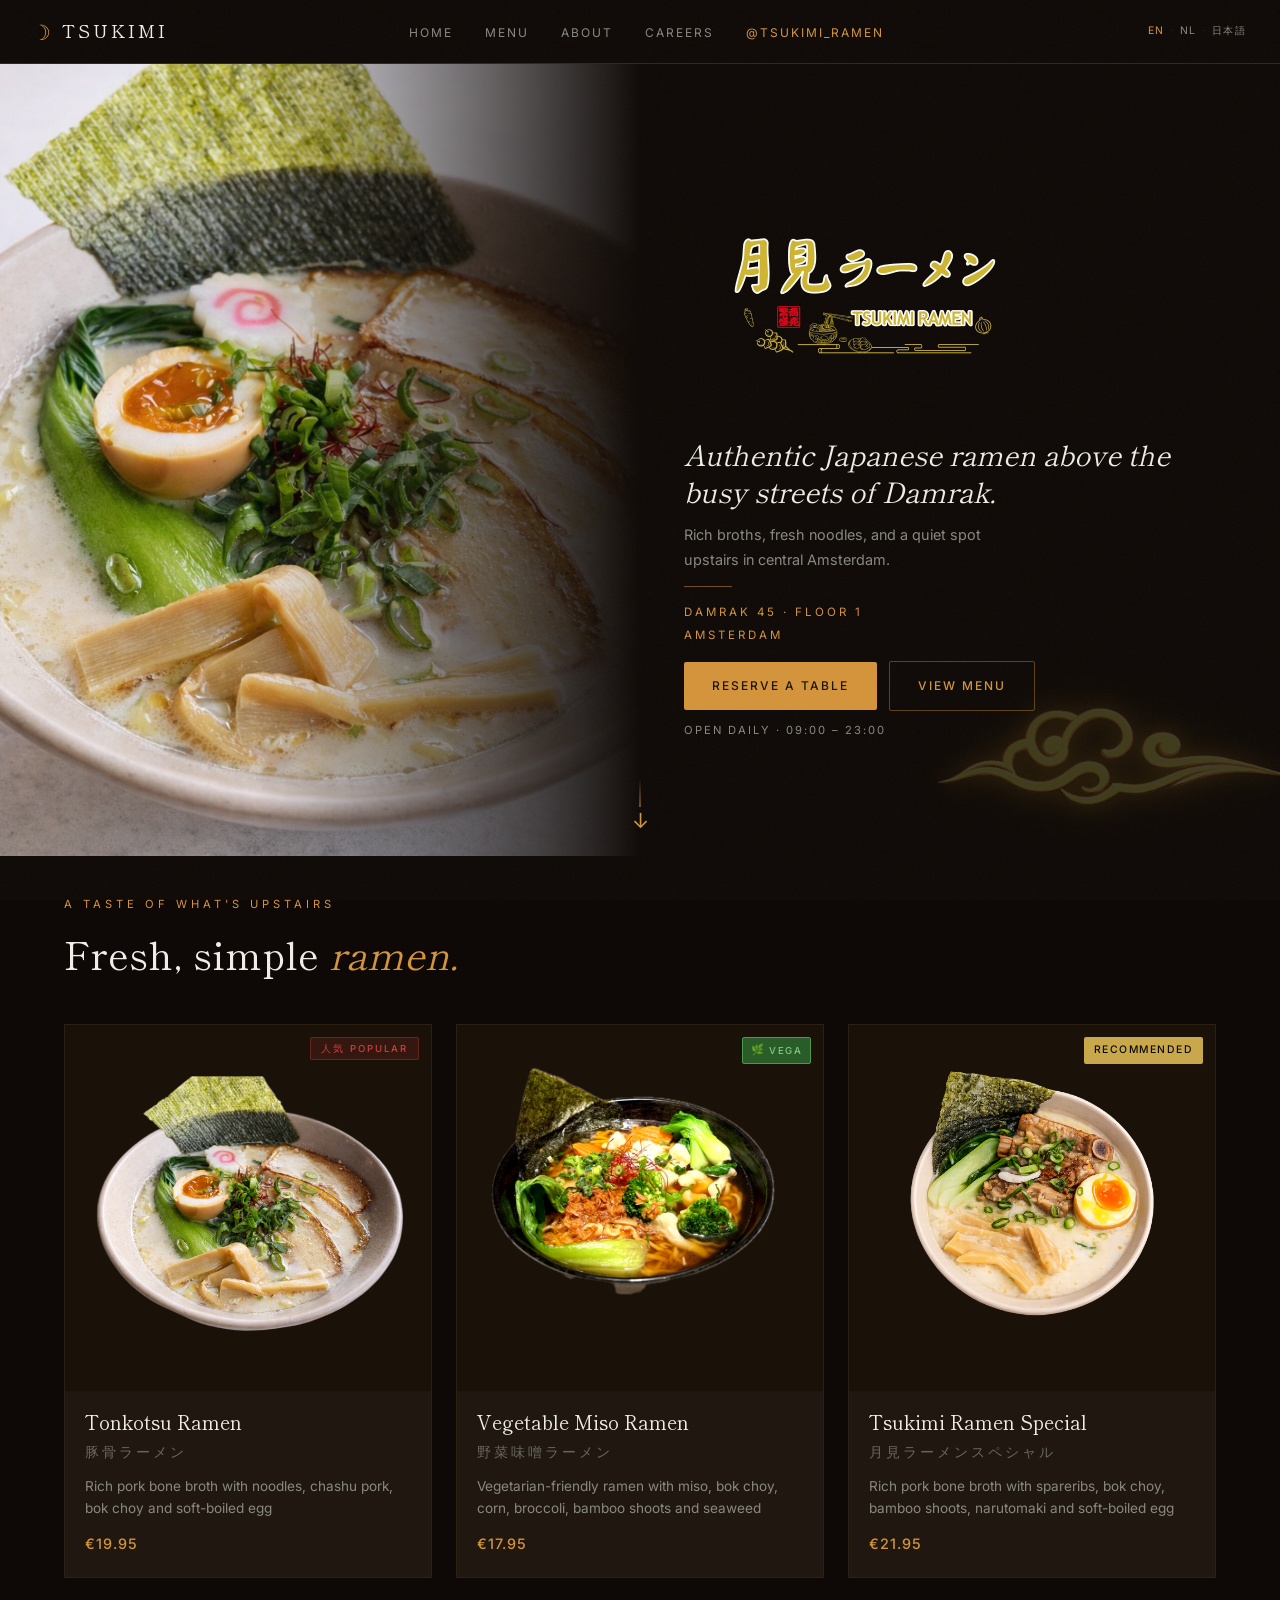
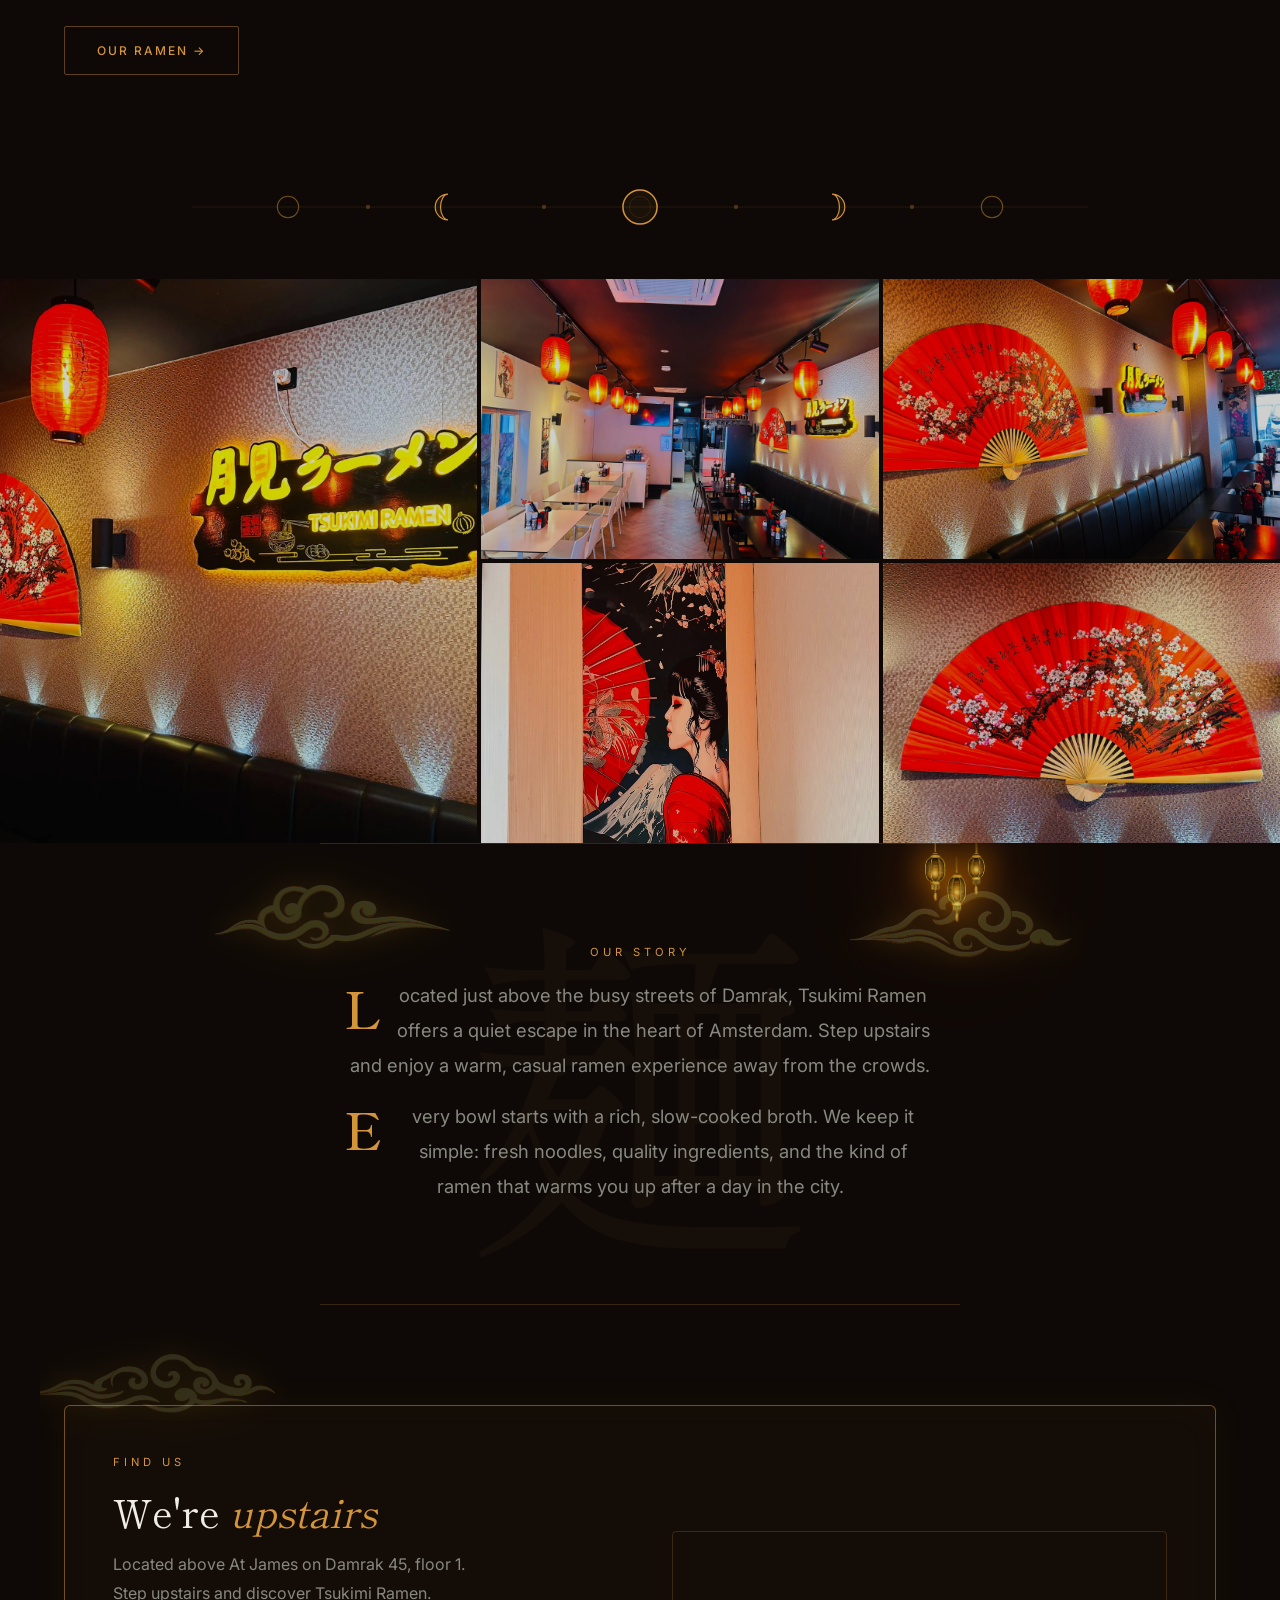
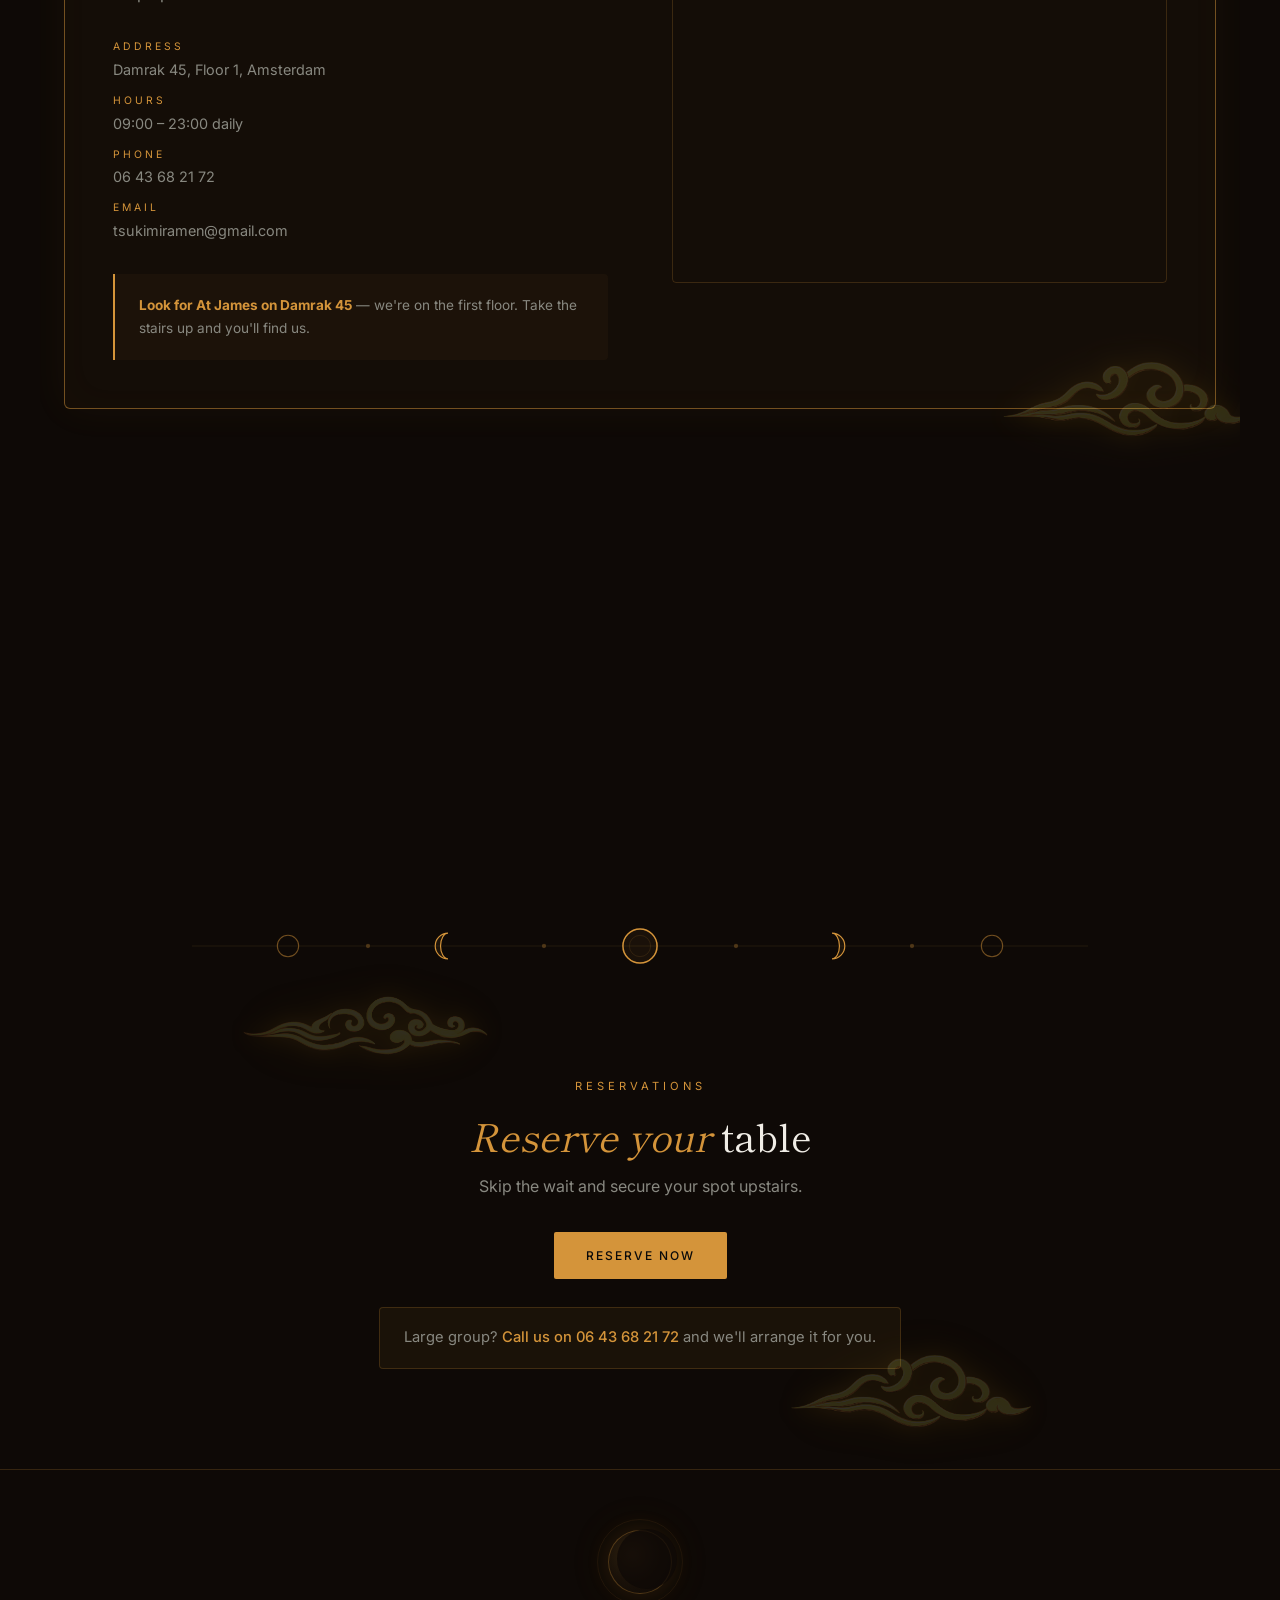
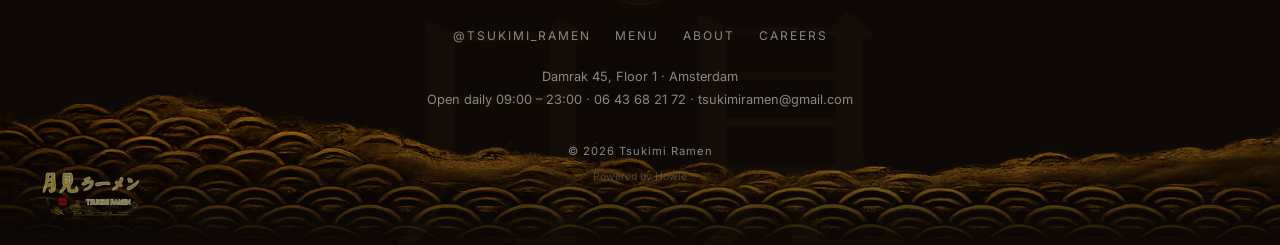
<file: index.html>
<!DOCTYPE html>
<html lang="en">
<head>
  <meta charset="UTF-8">
  <meta name="viewport" content="width=device-width, initial-scale=1.0">
  <title>Tsukimi Ramen — Authentic Japanese Ramen in Amsterdam</title>
  <meta name="description" content="Authentic Japanese ramen above the busy streets of Damrak. Fresh broths, handmade noodles, and a cosy spot upstairs at Damrak 45, Floor 1, Amsterdam. Open daily 09:00–23:00.">
  <meta name="keywords" content="ramen Amsterdam, Japanese restaurant Amsterdam, Tsukimi Ramen, Damrak ramen, tonkotsu ramen, ramen Centrum Amsterdam">
  <meta name="robots" content="index, follow">
  <link rel="canonical" href="https://tsukimi-ramen.com/">
  <link rel="icon" type="image/x-icon" href="/images/favicon.ico?v=2">
  <link rel="icon" type="image/png" sizes="32x32" href="/images/favicon-32x32.png?v=2">
  <link rel="icon" type="image/png" sizes="16x16" href="/images/favicon-16x16.png?v=2">
  <link rel="apple-touch-icon" sizes="180x180" href="/images/apple-touch-icon.png?v=2">

  <!-- Open Graph -->
  <meta property="og:type" content="website">
  <meta property="og:url" content="https://tsukimi-ramen.com/">
  <meta property="og:title" content="Tsukimi Ramen — Authentic Japanese Ramen in Amsterdam">
  <meta property="og:description" content="Fresh broths, handmade noodles, and a cosy spot upstairs at Damrak 45, Floor 1, Amsterdam. Open daily 09:00–23:00.">
  <meta property="og:image" content="https://tsukimi-ramen.com/tsukimifotos/tsukimiramen-sfeer-2.jpg">
  <meta property="og:locale" content="en_US">
  <meta property="og:locale:alternate" content="nl_NL">
  <meta property="og:site_name" content="Tsukimi Ramen">

  <!-- Twitter Card -->
  <meta name="twitter:card" content="summary_large_image">
  <meta name="twitter:title" content="Tsukimi Ramen — Authentic Japanese Ramen in Amsterdam">
  <meta name="twitter:description" content="Fresh broths, handmade noodles, and a cosy spot upstairs at Damrak 45, Floor 1, Amsterdam.">
  <meta name="twitter:image" content="https://tsukimi-ramen.com/tsukimifotos/tsukimiramen-sfeer-2.jpg">


  <!-- JSON-LD Restaurant Schema -->
  <script type="application/ld+json">
  {
    "@context": "https://schema.org",
    "@type": "Restaurant",
    "name": "Tsukimi Ramen",
    "url": "https://tsukimi-ramen.com",
    "logo": "https://tsukimi-ramen.com/images/tsukimi_ramen_logo_transparant.png",
    "image": "https://tsukimi-ramen.com/tsukimifotos/tsukimiramen-sfeer-2.jpg",
    "description": "Authentic Japanese ramen above the busy streets of Damrak. Fresh broths, handmade noodles, and a cosy spot on the first floor.",
    "servesCuisine": ["Japanese", "Ramen"],
    "priceRange": "€€",
    "telephone": "+31643682172",
    "email": "tsukimiramen@gmail.com",
    "address": {
      "@type": "PostalAddress",
      "streetAddress": "Damrak 45, Floor 1",
      "addressLocality": "Amsterdam",
      "postalCode": "1012 LK",
      "addressCountry": "NL"
    },
    "geo": {
      "@type": "GeoCoordinates",
      "latitude": 52.376032,
      "longitude": 4.892776
    },
    "openingHoursSpecification": [
      {
        "@type": "OpeningHoursSpecification",
        "dayOfWeek": ["Monday","Tuesday","Wednesday","Thursday","Friday","Saturday","Sunday"],
        "opens": "09:00",
        "closes": "23:00"
      }
    ],
    "sameAs": ["https://www.instagram.com/tsukimi_ramen"]
  }
  </script>
  <link rel="stylesheet" href="css/style.css">
</head>
<body>

  <!-- NAV -->
  <nav class="site-nav">
    <a href="/" class="nav-logo"><span>☽</span> Tsukimi</a>
    <button class="hamburger" id="nav-toggle-btn" aria-label="Menu"><span class="bar"></span><span class="bar"></span><span class="bar"></span></button>
    <ul class="nav-links">
      <li><a href="/" data-i18n="nav.home">Home</a></li>
      <li><a href="/menu" data-i18n="nav.menu">Menu</a></li>
      <li><a href="/about" data-i18n="nav.about">About</a></li>
      <li><a href="/careers" data-i18n="nav.careers">Vacatures</a></li>
      <li><a href="https://www.instagram.com/tsukimi_ramen" target="_blank" rel="noopener" class="nav-instagram">@tsukimi_ramen</a></li>
    </ul>
    <div class="lang-switcher">
      <button data-lang="en">EN</button>
      <span class="lang-dot">·</span>
      <button data-lang="nl">NL</button>
      <span class="lang-dot">·</span>
      <button data-lang="ja">日本語</button>
    </div>
  </nav>

  <main>

    <!-- HERO -->
    <section class="hero" style="position:relative;">
      <img src="images/wolk2-nobg.png" aria-hidden="true" style="position:absolute;left:-20px;bottom:20px;width:35%;opacity:0.2;pointer-events:none;z-index:0;">
      <img src="images/wolk3-nobg.png" aria-hidden="true" style="position:absolute;right:-20px;bottom:20px;width:30%;opacity:0.2;pointer-events:none;z-index:0;">

      <!-- Left: restaurant photo -->
      <div class="hero-photo hero-slideshow">
        <img src="tsukimifotos/tsukimiramen-sfeer-2.jpg" alt="Tsukimi Ramen restaurant" class="hero-photo-img slide active">
        <img src="tsukimifotos/Tonkotsu Foto Website.PNG" alt="Tonkotsu Ramen" class="hero-photo-img slide">
        <img src="tsukimifotos/tsukimiramen-restaurant.jpg" alt="Tsukimi Ramen restaurant" class="hero-photo-img slide">
        <img src="tsukimifotos/tsukimiramen-sfeer neon licht.jpg" alt="Tsukimi Ramen sfeer" class="hero-photo-img slide">
        <img src="tsukimifotos/tsukimi-wallart.jpg" alt="Tsukimi Ramen wandkunst" class="hero-photo-img slide">
        <img src="tsukimifotos/tsukimi-ramen-wallart2.jpg" alt="Tsukimi Ramen wandkunst 2" class="hero-photo-img slide">
        <img src="tsukimifotos/japanese-fan.jpg" alt="Japanse waaier" class="hero-photo-img slide">
      </div>

      <!-- Right: content -->
      <div class="hero-content">
        <img src="images/tsukimi_ramen_logo_transparant.png" alt="Tsukimi Ramen" class="hero-logo">
        <p class="hero-tagline" data-i18n="hero.tagline">Authentic Japanese ramen above the busy streets of Damrak.</p>
        <p class="hero-sub" data-i18n="hero.sub">Rich broths, fresh noodles, and a quiet spot upstairs in central Amsterdam.</p>
        <div class="hero-divider"></div>
        <p class="hero-address" data-i18n-html="hero.address">Damrak 45 · Floor 1<br>Amsterdam</p>
        <div class="hero-ctas">
          <a href="https://guestplan.io/?i=e2191dab7299da471a5be8f6a9a50a528686c3e5" target="_blank" rel="noopener" class="btn btn-red" data-i18n="hero.reserveBtn">Reserve a table</a>
          <a href="/menu" class="btn btn-outline" data-i18n="hero.viewMenu">View Menu</a>
        </div>
        <p class="hero-hours" data-i18n="hero.hours">Open daily · 09:00 – 23:00</p>
      </div>

      <div class="hero-arrow" aria-hidden="true"></div>
    </section>

    <!-- MENU PREVIEW -->
    <section class="section menu-preview" style="padding-top: 40px;">
      <div class="menu-preview-header reveal">
        <p class="section-label" data-i18n="menuPreview.label">A taste of what's upstairs</p>
        <h2 data-i18n-html="menuPreview.heading">Fresh, simple <em>ramen.</em></h2>
      </div>
      <div class="menu-preview-grid">
        <div class="preview-card reveal reveal-delay-1">
          <span class="hanko">人気 Popular</span>
          <div class="preview-card-shine"></div>
          <div class="preview-card-img" style="background-image: url('images/pork-bone-ramen-nobg.png'); background-size: 108%;"></div>
          <div class="preview-card-body">
            <h3 data-i18n="card.tonkotsu.name">Tonkotsu Ramen</h3>
            <p class="preview-card-jp">豚骨ラーメン</p>
            <p data-i18n="card.tonkotsu.desc">Rich pork bone broth with noodles, chashu pork, bok choy and soft-boiled egg</p>
            <span class="preview-price">€19.95</span>
          </div>
        </div>
        <div class="preview-card reveal reveal-delay-2">
          <span class="vega-tag">Vega</span>
          <div class="preview-card-shine"></div>
          <div class="preview-card-img" style="background-image: url('images/vegetarian-ramen-nobg.png')"></div>
          <div class="preview-card-body">
            <h3 data-i18n="card.veg.name">Vegetable Miso Ramen</h3>
            <p class="preview-card-jp">野菜味噌ラーメン</p>
            <p data-i18n="card.veg.desc">Vegetarian-friendly ramen with miso, bok choy, corn, broccoli, bamboo shoots and seaweed</p>
            <span class="preview-price">€17.95</span>
          </div>
        </div>
        <div class="preview-card reveal reveal-delay-3">
          <span class="recommended-tag">Recommended</span>
          <div class="preview-card-shine"></div>
          <div class="preview-card-img" style="background-image: url('images/tsukimi-special-ramen.png'); background-size: 78%;"></div>
          <div class="preview-card-body">
            <h3 data-i18n="card.special.name">Tsukimi Ramen Special</h3>
            <p class="preview-card-jp">月見ラーメンスペシャル</p>
            <p data-i18n="card.special.desc">Rich pork bone broth with spareribs, bok choy, bamboo shoots, narutomaki and soft-boiled egg</p>
            <span class="preview-price">€21.95</span>
          </div>
        </div>
      </div>
      <div class="menu-preview-cta reveal">
        <a href="/menu" class="btn btn-outline" data-i18n="menuPreview.cta">Our Ramen &rarr;</a>
      </div>
    </section>

    <!-- DIVIDER -->
    <div class="svg-divider" aria-hidden="true"><svg viewBox="0 0 1200 60" fill="none" xmlns="http://www.w3.org/2000/svg"><line x1="180" y1="30" x2="1020" y2="30" stroke="#d4943a" stroke-width="0.4" opacity="0.25"/><circle cx="270" cy="30" r="10" stroke="#d4943a" stroke-width="1" opacity="0.5"/><path d="M 420,18 A 12,12 0,0,0 420,42 A 7,12 0,0,1 420,18 Z" stroke="#d4943a" stroke-width="1.1" fill="#d4943a" fill-opacity="0.08"/><circle cx="600" cy="30" r="16" stroke="#d4943a" stroke-width="1.4"/><circle cx="600" cy="30" r="16" fill="#d4943a" fill-opacity="0.06"/><circle cx="600" cy="30" r="10" stroke="#d4943a" stroke-width="0.4" opacity="0.3"/><path d="M 780,18 A 12,12 0,0,1 780,42 A 7,12 0,0,0 780,18 Z" stroke="#d4943a" stroke-width="1.1" fill="#d4943a" fill-opacity="0.08"/><circle cx="930" cy="30" r="10" stroke="#d4943a" stroke-width="1" opacity="0.5"/><circle cx="345" cy="30" r="2" fill="#d4943a" opacity="0.3"/><circle cx="510" cy="30" r="2" fill="#d4943a" opacity="0.3"/><circle cx="690" cy="30" r="2" fill="#d4943a" opacity="0.3"/><circle cx="855" cy="30" r="2" fill="#d4943a" opacity="0.3"/></svg></div>

    <!-- PHOTO MOSAIC -->
    <div class="foto-mosaic">
      <div class="foto-mosaic-item foto-mosaic-tall">
        <img src="tsukimifotos/tsukimiramen-sfeer neon licht.jpg" alt="Tsukimi Ramen sfeer" loading="lazy">
      </div>
      <div class="foto-mosaic-item">
        <img src="tsukimifotos/tsukimiramen-restaurant.jpg" alt="Tsukimi Ramen restaurant" loading="lazy">
      </div>
      <div class="foto-mosaic-item">
        <img src="tsukimifotos/tsukimiramen-sfeer-2.jpg" alt="Tsukimi Ramen sfeer" loading="lazy">
      </div>
      <div class="foto-mosaic-item">
        <img src="tsukimifotos/tsukimi-wallart.jpg" alt="Tsukimi Ramen wandkunst" loading="lazy">
      </div>
      <div class="foto-mosaic-item">
        <img src="tsukimifotos/japanese-fan.jpg" alt="Japanse waaier" loading="lazy">
      </div>
    </div>

    <!-- CONCEPT -->
    <section class="section-center concept" style="position:relative;">
      <img src="images/wolk3-nobg.png" aria-hidden="true" style="position:absolute;left:-120px;top:20px;width:40%;opacity:0.18;pointer-events:none;">
      <img src="images/wolk4-nobg.png" aria-hidden="true" style="position:absolute;right:-120px;top:10px;width:37%;opacity:0.18;transform:scaleX(-1);pointer-events:none;">
      <img src="images/lantern.png" aria-hidden="true" style="position:absolute;right:-60px;top:-10px;width:20%;opacity:0.8;pointer-events:none;z-index:0;filter:drop-shadow(0 0 15px rgba(255,140,0,0.9)) drop-shadow(0 0 40px rgba(255,100,0,0.6)) drop-shadow(0 0 80px rgba(255,80,0,0.3));">
      <span class="concept-kanji" aria-hidden="true">麺</span>
      <p class="section-label" data-i18n="concept.label">Our story</p>
      <p class="concept-text" data-i18n="concept.text">Located just above the busy streets of Damrak, Tsukimi Ramen offers a quiet escape in the heart of Amsterdam. Step upstairs and enjoy a warm, casual ramen experience away from the crowds.</p>
      <p class="concept-text" data-i18n="concept.text2">Every bowl starts with a rich, slow-cooked broth. We keep it simple: fresh noodles, quality ingredients, and the kind of ramen that warms you up after a day in the city.</p>
    </section>

    <!-- LOCATION -->
    <section class="section location" style="position:relative;overflow:hidden;">
      <img src="images/wolk2-nobg.png" aria-hidden="true" style="position:absolute;left:-20px;top:30px;width:22%;opacity:0.15;pointer-events:none;z-index:0;">
      <img src="images/wolk4-nobg.png" aria-hidden="true" style="position:absolute;right:-20px;bottom:30px;width:22%;opacity:0.15;transform:scaleX(-1);pointer-events:none;z-index:0;">
      <div class="location-inner">
        <div class="location-text">
          <p class="section-label" data-i18n="location.label">Find us</p>
          <h2 data-i18n-html="location.heading">We're <em>upstairs</em></h2>
          <p class="location-desc" data-i18n-html="location.desc">Located above At James on Damrak 45, floor 1.<br>Step upstairs and discover Tsukimi Ramen.</p>
          <div class="location-details">
            <div class="location-item">
              <span class="location-key" data-i18n="location.addrKey">Address</span>
              <span data-i18n="location.addrVal">Damrak 45, Floor 1, Amsterdam</span>
            </div>
            <div class="location-item">
              <span class="location-key" data-i18n="location.hoursKey">Hours</span>
              <span data-i18n="location.hoursVal">09:00 – 23:00 daily</span>
            </div>
            <div class="location-item">
              <span class="location-key" data-i18n="location.phoneKey">Phone</span>
              <a href="tel:+31643682172">06 43 68 21 72</a>
            </div>
            <div class="location-item">
              <span class="location-key" data-i18n="location.emailKey">Email</span>
              <a href="mailto:tsukimiramen@gmail.com">tsukimiramen@gmail.com</a>
            </div>
          </div>
          <div class="location-note">
            <p data-i18n-html="location.note"><strong>Look for At James on Damrak 45</strong> — we're on the first floor. Take the stairs up and you'll find us.</p>
          </div>
        </div>
        <div class="location-map">
          <iframe
            src="https://www.google.com/maps/embed?pb=!1m14!1m8!1m3!1d2435.6965012352184!2d4.893749000000001!3d52.375923!3m2!1i1024!2i768!4f13.1!3m3!1m2!1s0x47c60902c48f4edd%3A0xcb9856d4293e91ac!2sTsukimi%20Ramen!5e0!3m2!1sen!2sus!4v1775766029466!5m2!1sen!2sus"
            width="100%" height="350" style="border:0;"
            allowfullscreen="" loading="lazy"
            referrerpolicy="no-referrer-when-downgrade">
          </iframe>
        </div>
      </div>
    </section>

    <!-- SOCIAL -->
    <section class="section-center social-follow reveal" style="position:relative;">
      <img src="images/wolk3-nobg.png" aria-hidden="true" style="position:absolute;left:-120px;bottom:10px;width:40%;opacity:0.15;pointer-events:none;">
      <img src="images/wolk2-nobg.png" aria-hidden="true" style="position:absolute;right:-20px;top:10px;width:40%;opacity:0.15;transform:scaleX(-1);pointer-events:none;">
      <p class="section-label" data-i18n="social.label">Volg ons</p>
      <h2 data-i18n="social.heading">Blijf op de hoogte</h2>
      <div class="social-cards">
        <a href="https://www.instagram.com/tsukimi_ramen" target="_blank" rel="noopener" class="social-card">
          <svg class="social-icon" viewBox="0 0 24 24" fill="none" stroke="currentColor" stroke-width="1.5" stroke-linecap="round" stroke-linejoin="round"><rect x="2" y="2" width="20" height="20" rx="5"/><circle cx="12" cy="12" r="4"/><circle cx="17.5" cy="6.5" r="0.5" fill="currentColor" stroke="none"/></svg>
          <div>
            <p class="social-platform">Instagram</p>
            <p class="social-handle">@tsukimi_ramen</p>
          </div>
        </a>
      </div>
    </section>

    <!-- DIVIDER -->
    <div class="svg-divider" aria-hidden="true"><svg viewBox="0 0 1200 60" fill="none" xmlns="http://www.w3.org/2000/svg"><line x1="180" y1="30" x2="1020" y2="30" stroke="#d4943a" stroke-width="0.4" opacity="0.25"/><circle cx="270" cy="30" r="10" stroke="#d4943a" stroke-width="1" opacity="0.5"/><path d="M 420,18 A 12,12 0,0,0 420,42 A 7,12 0,0,1 420,18 Z" stroke="#d4943a" stroke-width="1.1" fill="#d4943a" fill-opacity="0.08"/><circle cx="600" cy="30" r="16" stroke="#d4943a" stroke-width="1.4"/><circle cx="600" cy="30" r="16" fill="#d4943a" fill-opacity="0.06"/><circle cx="600" cy="30" r="10" stroke="#d4943a" stroke-width="0.4" opacity="0.3"/><path d="M 780,18 A 12,12 0,0,1 780,42 A 7,12 0,0,0 780,18 Z" stroke="#d4943a" stroke-width="1.1" fill="#d4943a" fill-opacity="0.08"/><circle cx="930" cy="30" r="10" stroke="#d4943a" stroke-width="1" opacity="0.5"/><circle cx="345" cy="30" r="2" fill="#d4943a" opacity="0.3"/><circle cx="510" cy="30" r="2" fill="#d4943a" opacity="0.3"/><circle cx="690" cy="30" r="2" fill="#d4943a" opacity="0.3"/><circle cx="855" cy="30" r="2" fill="#d4943a" opacity="0.3"/></svg></div>

    <!-- RESERVATIONS -->
    <section class="section-center reserve-section reveal" style="position:relative;">
      <img src="images/wolk2-nobg.png" aria-hidden="true" style="position:absolute;left:-80px;top:0;width:40%;opacity:0.15;pointer-events:none;">
      <img src="images/wolk4-nobg.png" aria-hidden="true" style="position:absolute;right:-80px;bottom:0;width:40%;opacity:0.15;transform:scaleX(-1);pointer-events:none;">
      <p class="section-label" data-i18n="reserve.label">Reservations</p>
      <h2 data-i18n-html="reserve.heading"><em>Reserve your</em> table</h2>
      <p class="reserve-sub" data-i18n="reserve.sub">Skip the wait and secure your spot upstairs.</p>
      <a href="https://guestplan.io/?i=e2191dab7299da471a5be8f6a9a50a528686c3e5" target="_blank" rel="noopener" class="btn btn-gold" data-i18n="reserve.btn">Reserve now</a>
      <div class="reserve-group">
        <p class="reserve-group-text" data-i18n-html="reserve.group">Large group? <a href="tel:+31643682172">Call us on 06 43 68 21 72</a> and we'll arrange it for you.</p>
      </div>
    </section>

  </main>

  <!-- FOOTER -->
  <footer class="site-footer">
    <div class="footer-bg-kanji" aria-hidden="true">月見</div>
    <div class="footer-moon" aria-hidden="true"></div>
    <div class="footer-logo"><img src="images/tsukimi_ramen_logo_transparant.png" alt="Tsukimi Ramen"></div>
    <div class="footer-links">
      <a href="https://www.instagram.com/tsukimi_ramen" target="_blank" rel="noopener">@tsukimi_ramen</a>
      <a href="/menu" data-i18n="footer.menu">Menu</a>
      <a href="/about" data-i18n="footer.about">About</a>
      <a href="/careers" data-i18n="footer.careers">Vacatures</a>
    </div>
    <div class="footer-info">
      Damrak 45, Floor 1 · Amsterdam<br>
      Open daily 09:00 – 23:00 · <a href="tel:+31643682172">06 43 68 21 72</a> · <a href="mailto:tsukimiramen@gmail.com">tsukimiramen@gmail.com</a>
    </div>
    <div class="footer-copy">© 2026 Tsukimi Ramen</div>
    <div class="footer-powered">Powered by <a href="https://nicknamee.github.io" target="_blank" rel="noopener">Howie</a></div>
    <img src="images/footer-dak.png" aria-hidden="true" style="position:absolute;bottom:0;left:0;width:100%;display:block;opacity:0.8;pointer-events:none;-webkit-mask-image:linear-gradient(to bottom, black 40%, transparent 100%);mask-image:linear-gradient(to bottom, black 40%, transparent 100%);">
  </footer>

  <script>
    // Scroll reveal
    const revealObserver = new IntersectionObserver((entries) => {
      entries.forEach(e => { if (e.isIntersecting) e.target.classList.add('visible'); });
    }, { threshold: 0.1, rootMargin: '0px 0px -40px 0px' });
    document.querySelectorAll('.reveal').forEach(el => revealObserver.observe(el));

    // 3D card tilt + shine
    if (window.innerWidth > 768) {
      document.querySelectorAll('.preview-card').forEach(card => {
        const shine = card.querySelector('.preview-card-shine');
        card.addEventListener('mousemove', (e) => {
          const r = card.getBoundingClientRect();
          const x = e.clientX - r.left, y = e.clientY - r.top;
          const rx = ((y - r.height/2) / r.height) * -6;
          const ry = ((x - r.width/2) / r.width) * 6;
          card.style.transform = `perspective(800px) rotateX(${rx}deg) rotateY(${ry}deg) translateZ(8px)`;
          if (shine) {
            shine.style.setProperty('--shine-x', (x/r.width*100)+'%');
            shine.style.setProperty('--shine-y', (y/r.height*100)+'%');
          }
        });
        card.addEventListener('mouseleave', () => {
          card.style.transform = 'perspective(800px) rotateX(0) rotateY(0) translateZ(0)';
        });
      });
    }
  </script>
  <script>
    (function() {
      var slides = document.querySelectorAll('.hero-slideshow .slide');
      var current = 0;
      setInterval(function() {
        slides[current].classList.remove('active');
        current = (current + 1) % slides.length;
        slides[current].classList.add('active');
      }, 4000);
    })();
  </script>
  <script src="js/i18n.js"></script>
  <script>
    (function(g,s,t,p,l,n){
      g["_gstpln"]={};
      (l=s.createElement(t)),(n=s.getElementsByTagName(t)[0]);
      l.async=1;l.src=p;n.parentNode.insertBefore(l,n);
    })(window,document,"script","https://cdn.guestplan.com/widget.js");
    _gstpln.accessKey = "e2191dab7299da471a5be8f6a9a50a528686c3e5";
  </script>
</body>
</html>
</file>
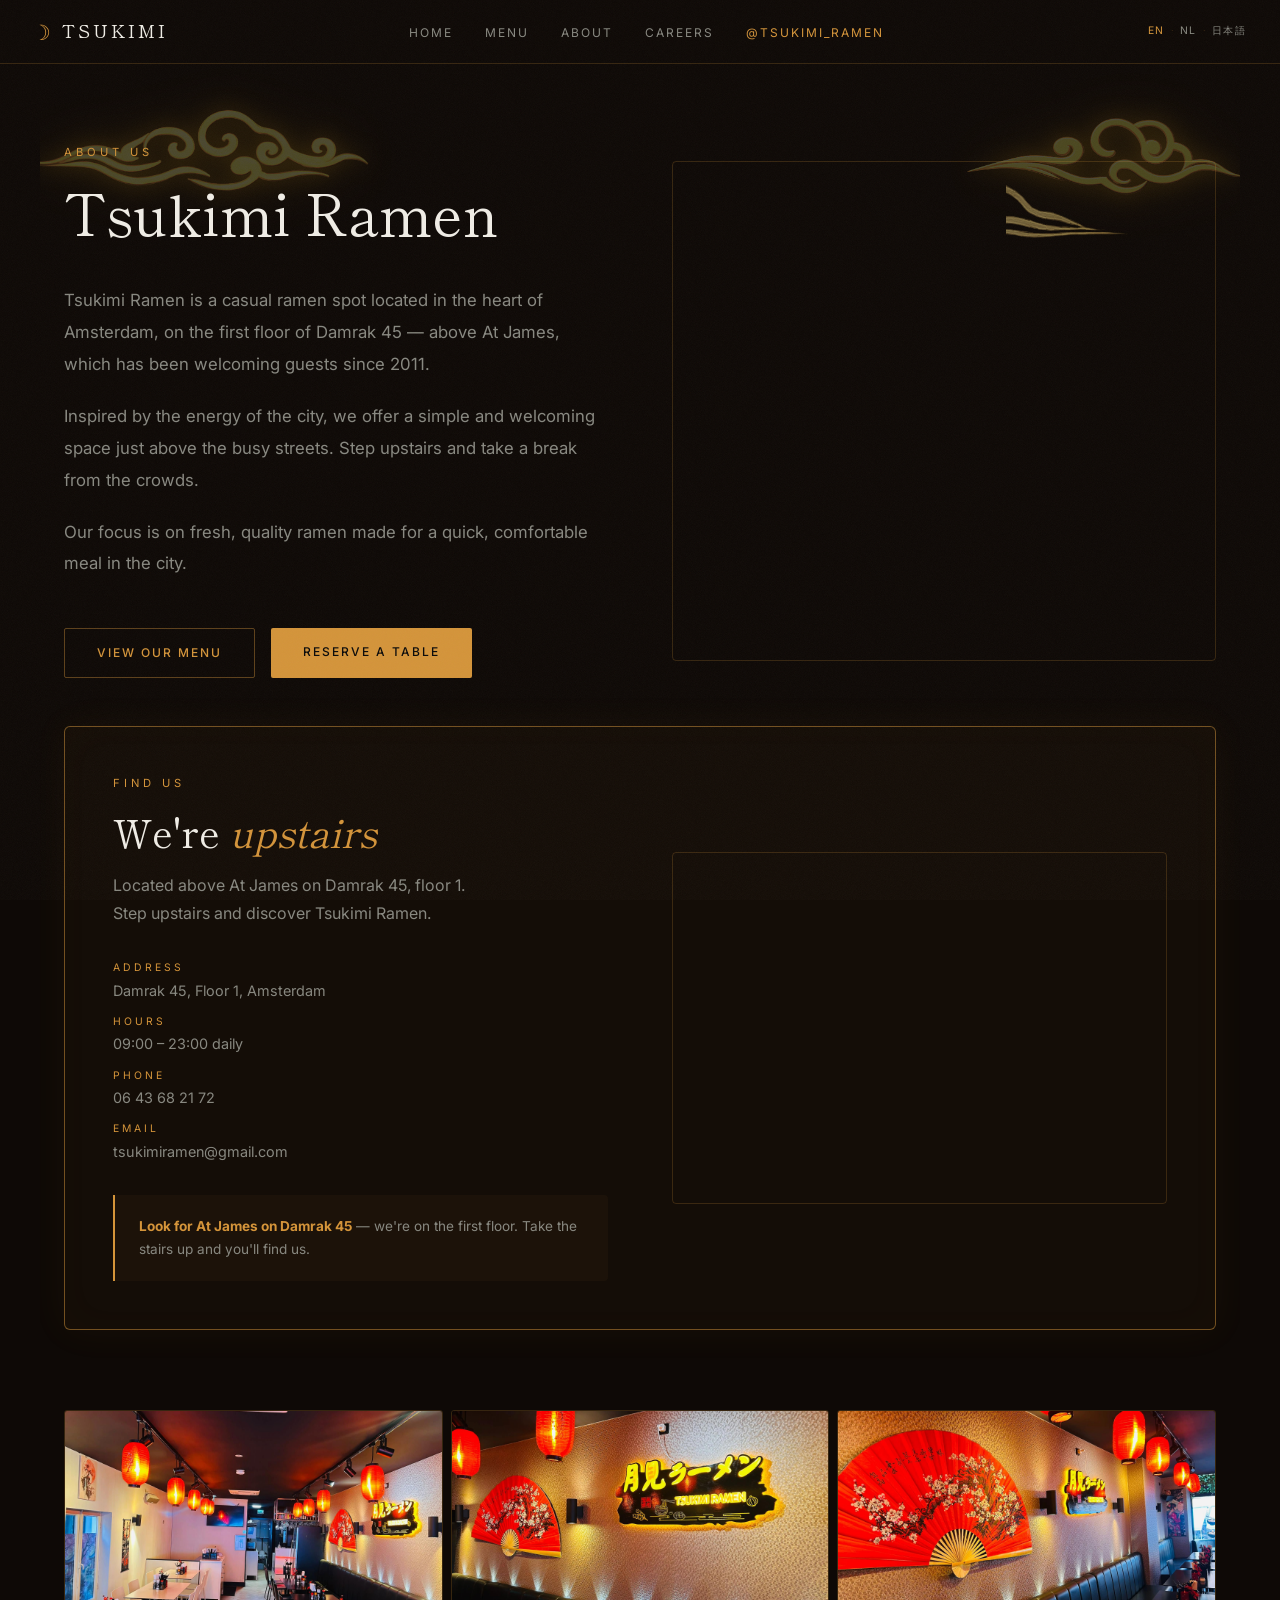
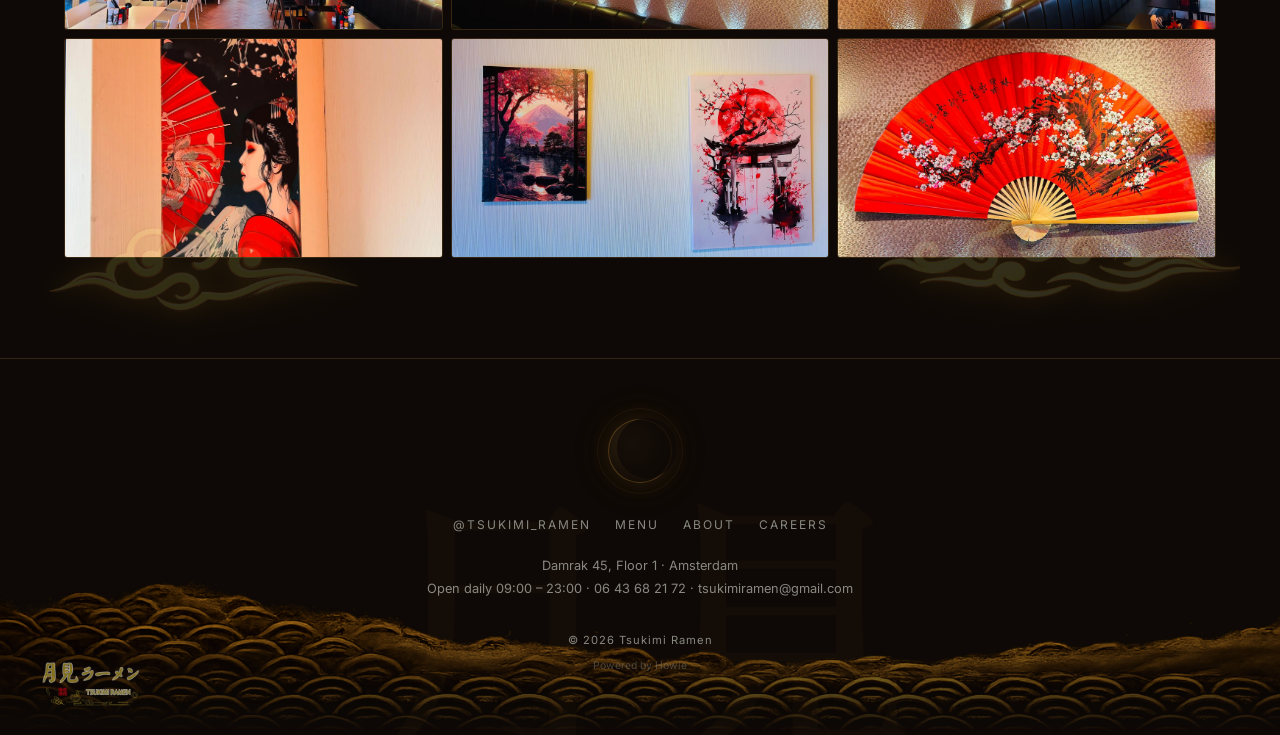
<file: about.html>
<!DOCTYPE html>
<html lang="en">
<head>
  <meta charset="UTF-8">
  <meta name="viewport" content="width=device-width, initial-scale=1.0">
  <title>About — Tsukimi Ramen | Japanese Ramen in Amsterdam Centrum</title>
  <meta name="description" content="Tsukimi Ramen is a cosy Japanese ramen restaurant on the first floor of Damrak 45, Amsterdam. Above At James, steps from Amsterdam Centraal. Open daily 09:00–23:00.">
  <meta name="keywords" content="Tsukimi Ramen over ons, ramen Amsterdam Centrum, Japans restaurant Damrak, ramen boven At James Amsterdam">
  <meta name="robots" content="index, follow">
  <link rel="canonical" href="https://tsukimi-ramen.com/about">
  <link rel="icon" type="image/x-icon" href="/images/favicon.ico?v=2">
  <link rel="icon" type="image/png" sizes="32x32" href="/images/favicon-32x32.png?v=2">
  <link rel="icon" type="image/png" sizes="16x16" href="/images/favicon-16x16.png?v=2">
  <link rel="apple-touch-icon" sizes="180x180" href="/images/apple-touch-icon.png?v=2">



  <!-- Open Graph -->
  <meta property="og:type" content="website">
  <meta property="og:url" content="https://tsukimi-ramen.com/about">
  <meta property="og:title" content="About Tsukimi Ramen — Japanese Ramen in Amsterdam Centrum">
  <meta property="og:description" content="A cosy ramen spot on the first floor of Damrak 45, Amsterdam. Above At James, steps from Amsterdam Centraal.">
  <meta property="og:image" content="https://tsukimi-ramen.com/tsukimifotos/tsukimiramen-restaurant.jpg">
  <meta property="og:site_name" content="Tsukimi Ramen">

  <!-- Twitter Card -->
  <meta name="twitter:card" content="summary_large_image">
  <meta name="twitter:title" content="About Tsukimi Ramen — Amsterdam">
  <meta name="twitter:description" content="A cosy ramen spot on the first floor of Damrak 45, Amsterdam. Open daily 09:00–23:00.">
  <meta name="twitter:image" content="https://tsukimi-ramen.com/tsukimifotos/tsukimiramen-restaurant.jpg">
  <link rel="stylesheet" href="css/style.css">
</head>
<body>

  <!-- NAV -->
  <nav class="site-nav">
    <a href="/" class="nav-logo"><span>☽</span> Tsukimi</a>
    <button class="hamburger" id="nav-toggle-btn" aria-label="Menu"><span class="bar"></span><span class="bar"></span><span class="bar"></span></button>
    <ul class="nav-links">
      <li><a href="/" data-i18n="nav.home">Home</a></li>
      <li><a href="/menu" data-i18n="nav.menu">Menu</a></li>
      <li><a href="/about" data-i18n="nav.about">About</a></li>
      <li><a href="/careers" data-i18n="nav.careers">Vacatures</a></li>
      <li><a href="https://www.instagram.com/tsukimi_ramen" target="_blank" rel="noopener" class="nav-instagram">@tsukimi_ramen</a></li>
    </ul>
    <div class="lang-switcher">
      <button data-lang="en">EN</button>
      <span class="lang-dot">·</span>
      <button data-lang="nl">NL</button>
      <span class="lang-dot">·</span>
      <button data-lang="ja">日本語</button>
    </div>
  </nav>

  <main>
    <section class="section about-section" style="position:relative;overflow:hidden;">

      <!-- Decoratieve elementen -->
      <img src="images/wolk2-nobg.png" aria-hidden="true" style="position:absolute;top:20px;left:-20px;width:30%;opacity:0.25;pointer-events:none;z-index:0;">
      <img src="images/wolk3-nobg.png" aria-hidden="true" style="position:absolute;top:30px;right:-20px;width:25%;opacity:0.25;transform:scaleX(-1);pointer-events:none;z-index:0;">
      <img src="images/japanese-elements-2-nobg.png" aria-hidden="true" style="position:absolute;right:-30px;top:0;width:22%;opacity:0.5;pointer-events:none;z-index:0;object-fit:none;object-position:right top;">
      <img src="images/wolk3-nobg.png" aria-hidden="true" style="position:absolute;bottom:20px;left:-10px;width:28%;opacity:0.15;pointer-events:none;z-index:0;">
      <img src="images/wolk2-nobg.png" aria-hidden="true" style="position:absolute;bottom:20px;right:-10px;width:32%;opacity:0.15;transform:scaleX(-1);pointer-events:none;z-index:0;">

      <div class="about-layout" style="position:relative;z-index:1;">
        <div class="about-inner">
          <p class="section-label" data-i18n="about.label">About us</p>
          <h1>Tsukimi Ramen</h1>
          <div class="about-body">
            <p data-i18n="about.p1">
              Tsukimi Ramen is a casual ramen spot located in the heart of Amsterdam,
              on the first floor of Damrak 45 — above At James, which has been
              welcoming guests since 2011.
            </p>
            <p data-i18n="about.p2">
              Inspired by the energy of the city, we offer a simple and welcoming space
              just above the busy streets. Step upstairs and take a break from the crowds.
            </p>
            <p data-i18n="about.p3">
              Our focus is on fresh, quality ramen made for a quick, comfortable meal
              in the city.
            </p>
          </div>
          <div class="about-ctas">
            <a href="/menu" class="btn btn-outline" data-i18n="about.viewMenu">View our menu</a>
            <a href="https://guestplan.io/?i=e2191dab7299da471a5be8f6a9a50a528686c3e5" target="_blank" rel="noopener" class="btn btn-gold" data-i18n="about.reserve">Reserve a table</a>
          </div>
        </div>

        <div class="about-video-wrap">
          <video autoplay muted loop playsinline>
            <source src="tsukimifotos/Tsukimiramen.mp4" type="video/mp4">
          </video>
        </div>
      </div>

      <!-- FIND US -->
      <div class="about-location" style="padding: 3rem 0 2rem;">
        <div class="location-inner">
          <div class="location-text">
            <p class="section-label" data-i18n="location.label">Find us</p>
            <h2 data-i18n-html="location.heading">We're <em>upstairs</em></h2>
            <p class="location-desc" data-i18n-html="location.desc">
              Located above At James on Damrak 45, floor 1.<br>
              Step upstairs and discover Tsukimi Ramen.
            </p>
            <div class="location-details">
              <div class="location-item">
                <span class="location-key" data-i18n="location.addrKey">Address</span>
                <span data-i18n="location.addrVal">Damrak 45, Floor 1, Amsterdam</span>
              </div>
              <div class="location-item">
                <span class="location-key" data-i18n="location.hoursKey">Hours</span>
                <span data-i18n="location.hoursVal">09:00 – 23:00 daily</span>
              </div>
              <div class="location-item">
                <span class="location-key" data-i18n="location.phoneKey">Phone</span>
                <a href="tel:+31643682172">06 43 68 21 72</a>
              </div>
              <div class="location-item">
                <span class="location-key" data-i18n="location.emailKey">Email</span>
                <a href="mailto:tsukimiramen@gmail.com">tsukimiramen@gmail.com</a>
              </div>
            </div>
            <div class="location-note">
              <p data-i18n-html="location.note"><strong>Look for At James on Damrak 45</strong> — we're on the first floor. Take the stairs up and you'll find us.</p>
            </div>
          </div>
          <div class="location-map">
            <iframe
              src="https://www.google.com/maps/embed?pb=!1m14!1m8!1m3!1d2435.6965012352184!2d4.893749000000001!3d52.375923!3m2!1i1024!2i768!4f13.1!3m3!1m2!1s0x47c60902c48f4edd%3A0xcb9856d4293e91ac!2sTsukimi%20Ramen!5e0!3m2!1sen!2sus!4v1775766029466!5m2!1sen!2sus"
              width="100%" height="350" style="border:0;"
              allowfullscreen="" loading="lazy"
              referrerpolicy="no-referrer-when-downgrade">
            </iframe>
          </div>
        </div>
      </div>

      <!-- FOTO GALERIJ -->
      <div class="about-gallery">
        <div class="about-gallery-item">
          <img src="tsukimifotos/tsukimiramen-restaurant.jpg" alt="Tsukimi Ramen restaurant" loading="lazy">
        </div>
        <div class="about-gallery-item">
          <img src="tsukimifotos/tsukimiramen-sfeer neon licht.jpg" alt="Sfeer neon licht" loading="lazy">
        </div>
        <div class="about-gallery-item">
          <img src="tsukimifotos/tsukimiramen-sfeer-2.jpg" alt="Sfeer" loading="lazy">
        </div>
        <div class="about-gallery-item">
          <img src="tsukimifotos/tsukimi-wallart.jpg" alt="Wandkunst" loading="lazy">
        </div>
        <div class="about-gallery-item">
          <img src="tsukimifotos/tsukimi-ramen-wallart2.jpg" alt="Wandkunst 2" loading="lazy">
        </div>
        <div class="about-gallery-item">
          <img src="tsukimifotos/japanese-fan.jpg" alt="Japanse waaier" loading="lazy">
        </div>
      </div>
    </section>
  </main>

  <!-- FOOTER -->
  <footer class="site-footer">
    <div class="footer-bg-kanji" aria-hidden="true">月見</div>
    <div class="footer-moon" aria-hidden="true"></div>
    <div class="footer-logo"><img src="images/tsukimi_ramen_logo_transparant.png" alt="Tsukimi Ramen"></div>
    <div class="footer-links">
      <a href="https://www.instagram.com/tsukimi_ramen" target="_blank" rel="noopener">@tsukimi_ramen</a>
      <a href="/menu" data-i18n="footer.menu">Menu</a>
      <a href="/about" data-i18n="footer.about">About</a>
      <a href="/careers" data-i18n="footer.careers">Vacatures</a>
    </div>
    <div class="footer-info">
      Damrak 45, Floor 1 · Amsterdam<br>
      Open daily 09:00 – 23:00 · <a href="tel:+31643682172">06 43 68 21 72</a> · <a href="mailto:tsukimiramen@gmail.com">tsukimiramen@gmail.com</a>
    </div>
    <div class="footer-copy">© 2026 Tsukimi Ramen</div>
    <div class="footer-powered">Powered by <a href="https://nicknamee.github.io" target="_blank" rel="noopener">Howie</a></div>
    <img src="images/footer-dak.png" aria-hidden="true" style="position:absolute;bottom:0;left:0;width:100%;display:block;opacity:0.8;pointer-events:none;-webkit-mask-image:linear-gradient(to bottom, black 40%, transparent 100%);mask-image:linear-gradient(to bottom, black 40%, transparent 100%);">
  </footer>

  <script src="js/i18n.js"></script>
  <script>
    (function(g,s,t,p,l,n){
      g["_gstpln"]={};
      (l=s.createElement(t)),(n=s.getElementsByTagName(t)[0]);
      l.async=1;l.src=p;n.parentNode.insertBefore(l,n);
    })(window,document,"script","https://cdn.guestplan.com/widget.js");
    _gstpln.accessKey = "e2191dab7299da471a5be8f6a9a50a528686c3e5";
  </script>
</body>
</html>
</file>
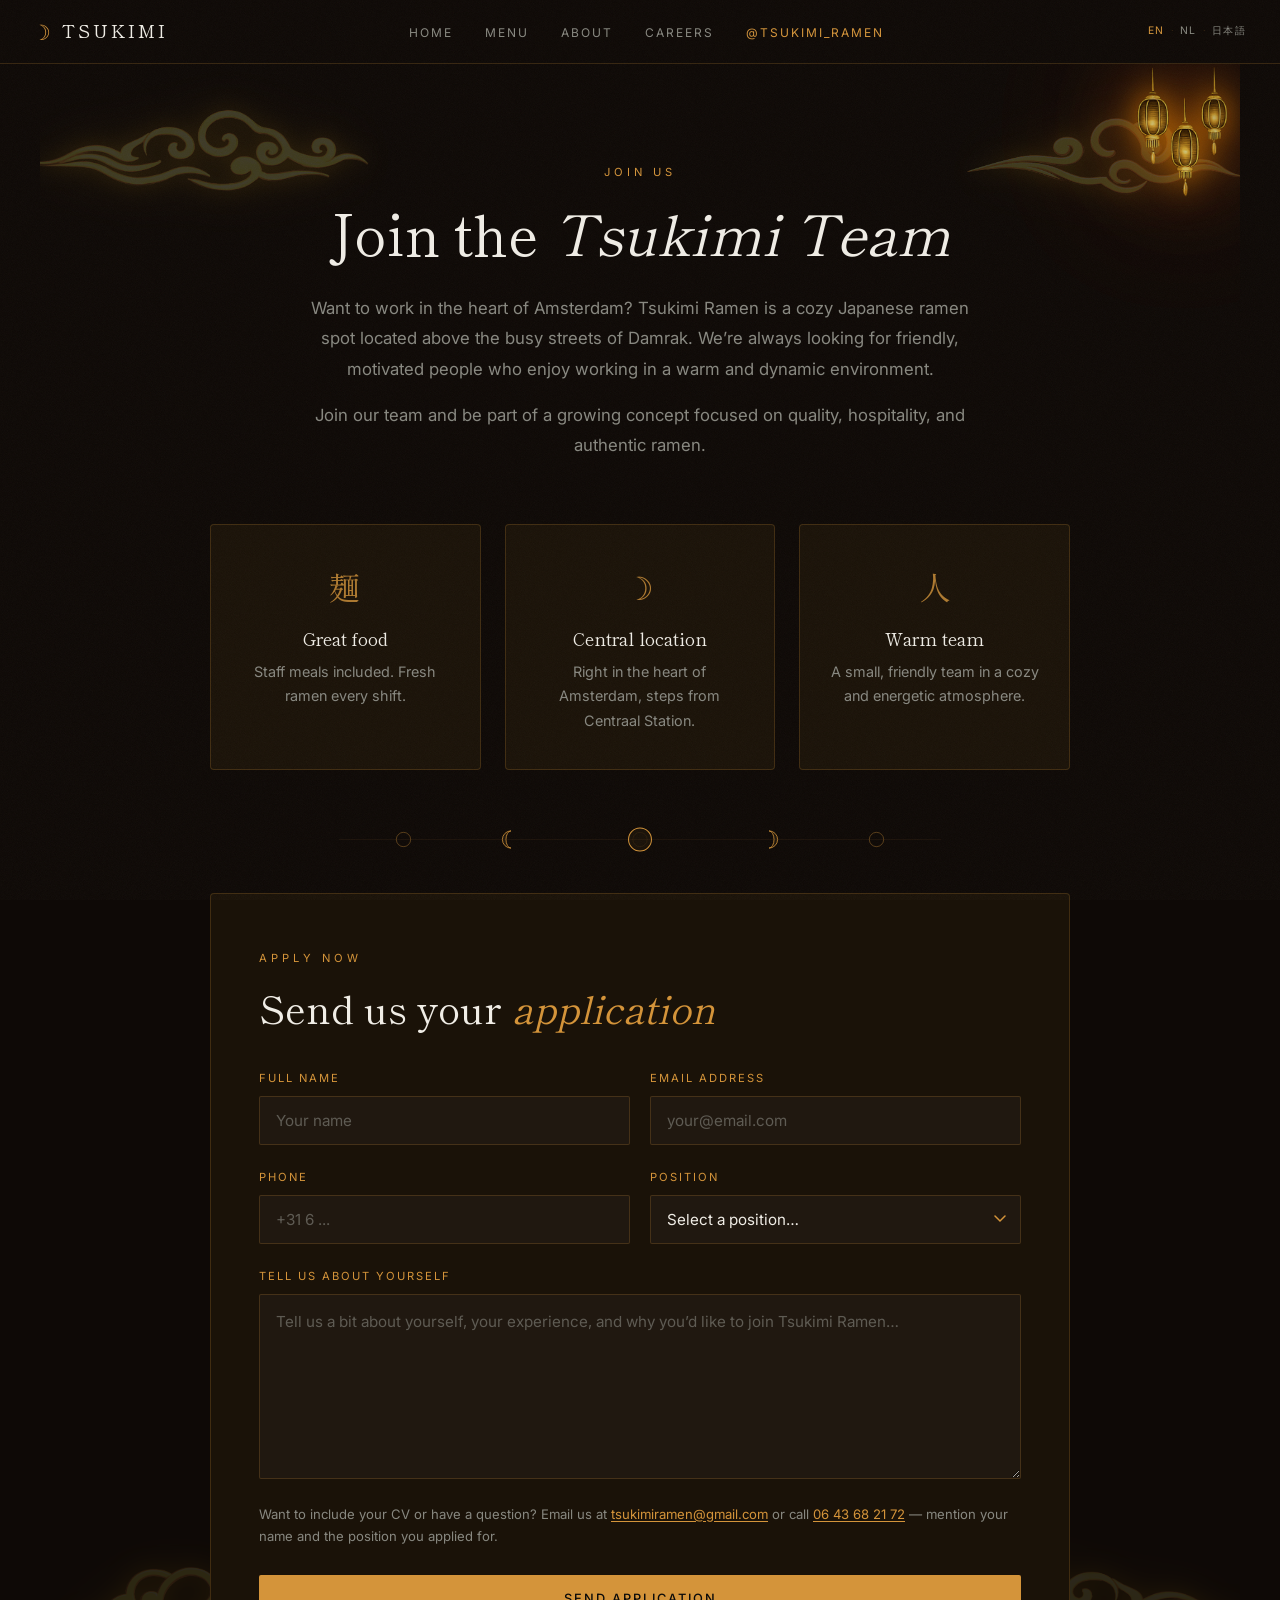
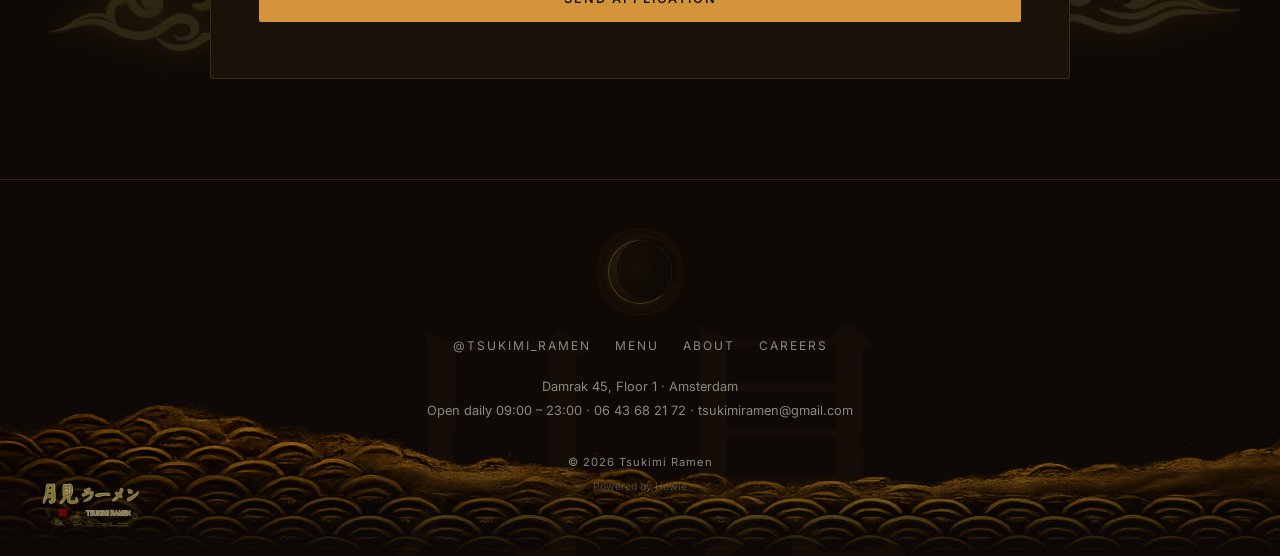
<file: careers.html>
<!DOCTYPE html>
<html lang="en">
<head>
  <meta charset="UTF-8">
  <meta name="viewport" content="width=device-width, initial-scale=1.0">
  <title>Vacatures — Tsukimi Ramen | Werken in Amsterdam Centrum</title>
  <meta name="description" content="Word onderdeel van het Tsukimi Ramen team in Amsterdam. Wij zoeken vriendelijke, gemotiveerde mensen voor ons Japanse ramen restaurant op Damrak 45.">
  <meta name="keywords" content="vacatures Tsukimi Ramen, werken Amsterdam, ramen restaurant Amsterdam, horeca vacature Amsterdam Centrum">
  <meta name="robots" content="index, follow">
  <link rel="canonical" href="https://tsukimi-ramen.com/careers">
  <link rel="icon" type="image/x-icon" href="/images/favicon.ico?v=2">
  <link rel="icon" type="image/png" sizes="32x32" href="/images/favicon-32x32.png?v=2">
  <link rel="icon" type="image/png" sizes="16x16" href="/images/favicon-16x16.png?v=2">
  <link rel="apple-touch-icon" sizes="180x180" href="/images/apple-touch-icon.png?v=2">

  

  <!-- Open Graph -->
  <meta property="og:type" content="website">
  <meta property="og:url" content="https://tsukimi-ramen.com/careers">
  <meta property="og:title" content="Join the Tsukimi Team — Vacatures Amsterdam">
  <meta property="og:description" content="Want to work in the heart of Amsterdam? Join our cozy Japanese ramen spot on Damrak 45.">
  <meta property="og:image" content="https://tsukimi-ramen.com/tsukimifotos/tsukimiramen-sfeer-2.jpg">
  <meta property="og:site_name" content="Tsukimi Ramen">

  <link rel="stylesheet" href="css/style.css">
</head>
<body>

  <!-- NAV -->
  <nav class="site-nav">
    <a href="/" class="nav-logo"><span>☽</span> Tsukimi</a>
    <button class="hamburger" id="nav-toggle-btn" aria-label="Menu"><span class="bar"></span><span class="bar"></span><span class="bar"></span></button>
    <ul class="nav-links">
      <li><a href="/" data-i18n="nav.home">Home</a></li>
      <li><a href="/menu" data-i18n="nav.menu">Menu</a></li>
      <li><a href="/about" data-i18n="nav.about">About</a></li>
      <li><a href="/careers" data-i18n="nav.careers">Vacatures</a></li>
      <li><a href="https://www.instagram.com/tsukimi_ramen" target="_blank" rel="noopener" class="nav-instagram">@tsukimi_ramen</a></li>
    </ul>
    <div class="lang-switcher">
      <button data-lang="en">EN</button>
      <span class="lang-dot">·</span>
      <button data-lang="nl">NL</button>
      <span class="lang-dot">·</span>
      <button data-lang="ja">日本語</button>
    </div>
  </nav>

  <main>
    <section class="section careers-section" style="position:relative;overflow:hidden;">

      <!-- Decorative elements -->
      <img src="images/wolk2-nobg.png" aria-hidden="true" style="position:absolute;top:20px;left:-20px;width:30%;opacity:0.2;pointer-events:none;z-index:0;">
      <img src="images/wolk3-nobg.png" aria-hidden="true" style="position:absolute;top:30px;right:-20px;width:25%;opacity:0.2;transform:scaleX(-1);pointer-events:none;z-index:0;">
      <img src="images/lantern.png" aria-hidden="true" style="position:absolute;right:-40px;top:0;width:16%;opacity:0.75;pointer-events:none;z-index:0;filter:drop-shadow(0 0 15px rgba(255,140,0,0.9)) drop-shadow(0 0 40px rgba(255,100,0,0.6)) drop-shadow(0 0 80px rgba(255,80,0,0.3));">
      <img src="images/wolk3-nobg.png" aria-hidden="true" style="position:absolute;bottom:100px;left:-10px;width:28%;opacity:0.12;pointer-events:none;z-index:0;">
      <img src="images/wolk2-nobg.png" aria-hidden="true" style="position:absolute;bottom:100px;right:-10px;width:32%;opacity:0.12;transform:scaleX(-1);pointer-events:none;z-index:0;">

      <div class="careers-inner" style="position:relative;z-index:1;">

        <!-- Header -->
        <div class="careers-header reveal">
          <p class="section-label" data-i18n="careers.label">Join us</p>
          <h1 data-i18n-html="careers.heading">Join the <em>Tsukimi Team</em></h1>
          <p class="careers-intro" data-i18n="careers.intro">Want to work in the heart of Amsterdam? Tsukimi Ramen is a cozy Japanese ramen spot located above the busy streets of Damrak. We're always looking for friendly, motivated people who enjoy working in a warm and dynamic environment.</p>
          <p class="careers-intro" data-i18n="careers.intro2">Join our team and be part of a growing concept focused on quality, hospitality, and authentic ramen.</p>
        </div>

        <!-- Perks -->
        <div class="careers-perks">
          <div class="careers-perk reveal reveal-delay-1">
            <span class="careers-perk-icon">麺</span>
            <h3 data-i18n="careers.perk1.title">Great food</h3>
            <p data-i18n="careers.perk1.desc">Staff meals included. Fresh ramen every shift.</p>
          </div>
          <div class="careers-perk reveal reveal-delay-2">
            <span class="careers-perk-icon">☽</span>
            <h3 data-i18n="careers.perk2.title">Central location</h3>
            <p data-i18n="careers.perk2.desc">Right in the heart of Amsterdam, steps from Centraal Station.</p>
          </div>
          <div class="careers-perk reveal reveal-delay-3">
            <span class="careers-perk-icon">人</span>
            <h3 data-i18n="careers.perk3.title">Warm team</h3>
            <p data-i18n="careers.perk3.desc">A small, friendly team in a cozy and energetic atmosphere.</p>
          </div>
        </div>

        <!-- SVG divider -->
        <div class="svg-divider" aria-hidden="true" style="margin: 2rem 0;">
          <svg viewBox="0 0 1200 60" fill="none" xmlns="http://www.w3.org/2000/svg">
            <line x1="180" y1="30" x2="1020" y2="30" stroke="#d4943a" stroke-width="0.4" opacity="0.25"/>
            <circle cx="270" cy="30" r="10" stroke="#d4943a" stroke-width="1" opacity="0.5"/>
            <path d="M 420,18 A 12,12 0,0,0 420,42 A 7,12 0,0,1 420,18 Z" stroke="#d4943a" stroke-width="1.1" fill="#d4943a" fill-opacity="0.08"/>
            <circle cx="600" cy="30" r="16" stroke="#d4943a" stroke-width="1.4"/>
            <circle cx="600" cy="30" r="16" fill="#d4943a" fill-opacity="0.06"/>
            <circle cx="600" cy="30" r="10" stroke="#d4943a" stroke-width="0.4" opacity="0.3"/>
            <path d="M 780,18 A 12,12 0,0,1 780,42 A 7,12 0,0,0 780,18 Z" stroke="#d4943a" stroke-width="1.1" fill="#d4943a" fill-opacity="0.08"/>
            <circle cx="930" cy="30" r="10" stroke="#d4943a" stroke-width="1" opacity="0.5"/>
          </svg>
        </div>

        <!-- Form -->
        <div class="careers-form-wrap reveal">
          <p class="section-label" data-i18n="careers.form.label">Apply now</p>
          <h2 data-i18n-html="careers.form.heading">Send us your <em>application</em></h2>

          <!-- SUCCESS STATE (hidden by default, shown via ?bedankt=1 in URL) -->
          <div class="careers-success" id="careers-success" style="display:none;">
            <span class="careers-success-icon">☽</span>
            <h3 data-i18n="careers.success.title">Thank you!</h3>
            <p data-i18n="careers.success.msg">We received your application and will get back to you soon.</p>
          </div>

          <!--
            This form uses Formsubmit.co — free, no account needed, supports CV uploads.
            HOW TO ACTIVATE:
            1. The first time someone submits, Formsubmit sends a confirmation email
               to tsukimiramen@gmail.com. Click the confirm link once.
            2. After that, all submissions (including CV files) arrive directly in your inbox.
            No further setup needed.
          -->
          <form
            class="careers-form"
            id="careers-form"
            action="https://formsubmit.co/tsukimiramen@gmail.com"
            method="POST"
            enctype="multipart/form-data"
          >
            <input type="hidden" name="_subject" value="Nieuwe sollicitatie — Tsukimi Ramen">
            <input type="hidden" name="_next" value="https://tsukimi-ramen.com/thankyou">
            <input type="hidden" name="_captcha" value="false">
            <input type="hidden" name="_template" value="table">

            <div class="form-row">
              <div class="form-group">
                <label for="cf-name" data-i18n="careers.form.name">Full name</label>
                <input type="text" id="cf-name" name="name" required autocomplete="name" data-i18n-placeholder="careers.form.name.ph">
              </div>
              <div class="form-group">
                <label for="cf-email" data-i18n="careers.form.email">Email address</label>
                <input type="email" id="cf-email" name="email" required autocomplete="email" data-i18n-placeholder="careers.form.email.ph">
              </div>
            </div>

            <div class="form-row">
              <div class="form-group">
                <label for="cf-phone" data-i18n="careers.form.phone">Phone <span class="form-optional" data-i18n="careers.form.optional">(optional)</span></label>
                <input type="tel" id="cf-phone" name="phone" autocomplete="tel" data-i18n-placeholder="careers.form.phone.ph">
              </div>
              <div class="form-group">
                <label for="cf-position" data-i18n="careers.form.position">Position</label>
                <select id="cf-position" name="position" required>
                  <option value="" disabled selected data-i18n="careers.form.position.ph">Select a position…</option>
                  <option value="Keukenhulp / Kitchen Staff" data-i18n="careers.form.pos.kitchen">Kitchen Staff</option>
                  <option value="Bediening / Front of House" data-i18n="careers.form.pos.foh">Front of House</option>
                  <option value="Afwassen / Dishwasher" data-i18n="careers.form.pos.dish">Dishwasher</option>
                  <option value="Overig / Other" data-i18n="careers.form.pos.other">Other</option>
                </select>
              </div>
            </div>

            <div class="form-group">
              <label for="cf-message" data-i18n="careers.form.message">Tell us about yourself</label>
              <textarea id="cf-message" name="message" rows="6" required data-i18n-placeholder="careers.form.message.ph"></textarea>
            </div>

            <p class="form-note" data-i18n-html="careers.form.cvnote">Want to include your CV? Email it to <a href="mailto:tsukimiramen@gmail.com">tsukimiramen@gmail.com</a> — mention your name and the position you applied for.</p>

            <button type="submit" class="btn btn-gold careers-submit" data-i18n="careers.form.submit">Send application</button>
          </form>
        </div>

      </div>
    </section>
  </main>

  <!-- FOOTER -->
  <footer class="site-footer">
    <div class="footer-bg-kanji" aria-hidden="true">月見</div>
    <div class="footer-moon" aria-hidden="true"></div>
    <div class="footer-logo"><img src="images/tsukimi_ramen_logo_transparant.png" alt="Tsukimi Ramen"></div>
    <div class="footer-links">
      <a href="https://www.instagram.com/tsukimi_ramen" target="_blank" rel="noopener">@tsukimi_ramen</a>
      <a href="/menu" data-i18n="footer.menu">Menu</a>
      <a href="/about" data-i18n="footer.about">About</a>
      <a href="/careers" data-i18n="footer.careers">Vacatures</a>
    </div>
    <div class="footer-info">
      Damrak 45, Floor 1 · Amsterdam<br>
      Open daily 09:00 – 23:00 · <a href="tel:+31643682172">06 43 68 21 72</a> · <a href="mailto:tsukimiramen@gmail.com">tsukimiramen@gmail.com</a>
    </div>
    <div class="footer-copy">© 2026 Tsukimi Ramen</div>
    <div class="footer-powered">Powered by <a href="https://nicknamee.github.io" target="_blank" rel="noopener">Howie</a></div>
    <img src="images/footer-dak.png" aria-hidden="true" style="position:absolute;bottom:0;left:0;width:100%;display:block;opacity:0.8;pointer-events:none;-webkit-mask-image:linear-gradient(to bottom, black 40%, transparent 100%);mask-image:linear-gradient(to bottom, black 40%, transparent 100%);">
  </footer>

  <script>
    const revealObserver = new IntersectionObserver((entries) => {
      entries.forEach(e => { if (e.isIntersecting) e.target.classList.add('visible'); });
    }, { threshold: 0.1, rootMargin: '0px 0px -40px 0px' });
    document.querySelectorAll('.reveal').forEach(el => revealObserver.observe(el));
  </script>

  <script>
    if (new URLSearchParams(window.location.search).get('bedankt') === '1') {
      var form = document.getElementById('careers-form');
      var successBox = document.getElementById('careers-success');
      if (form) form.style.display = 'none';
      if (successBox) successBox.style.display = 'flex';
      history.replaceState(null, '', window.location.pathname);
    }
  </script>
  <script src="js/i18n.js"></script>
</body>
</html>
</file>
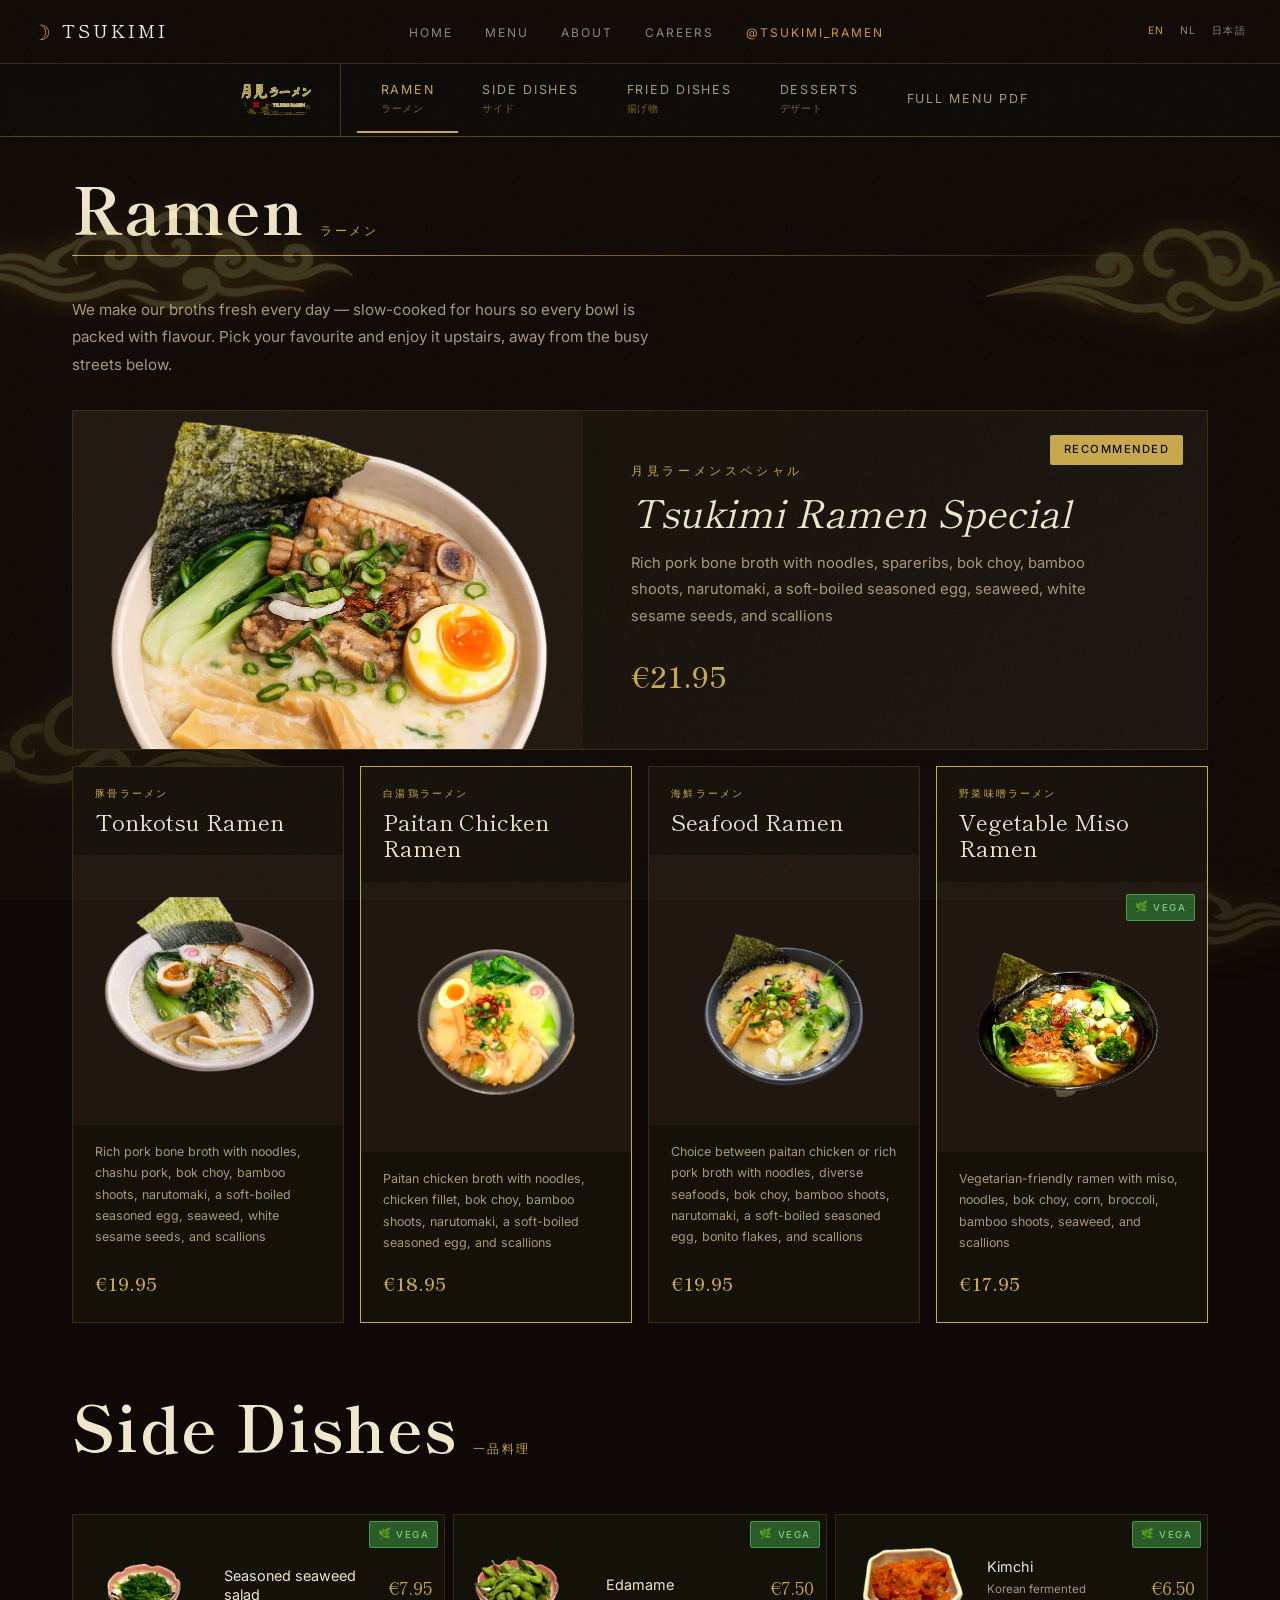
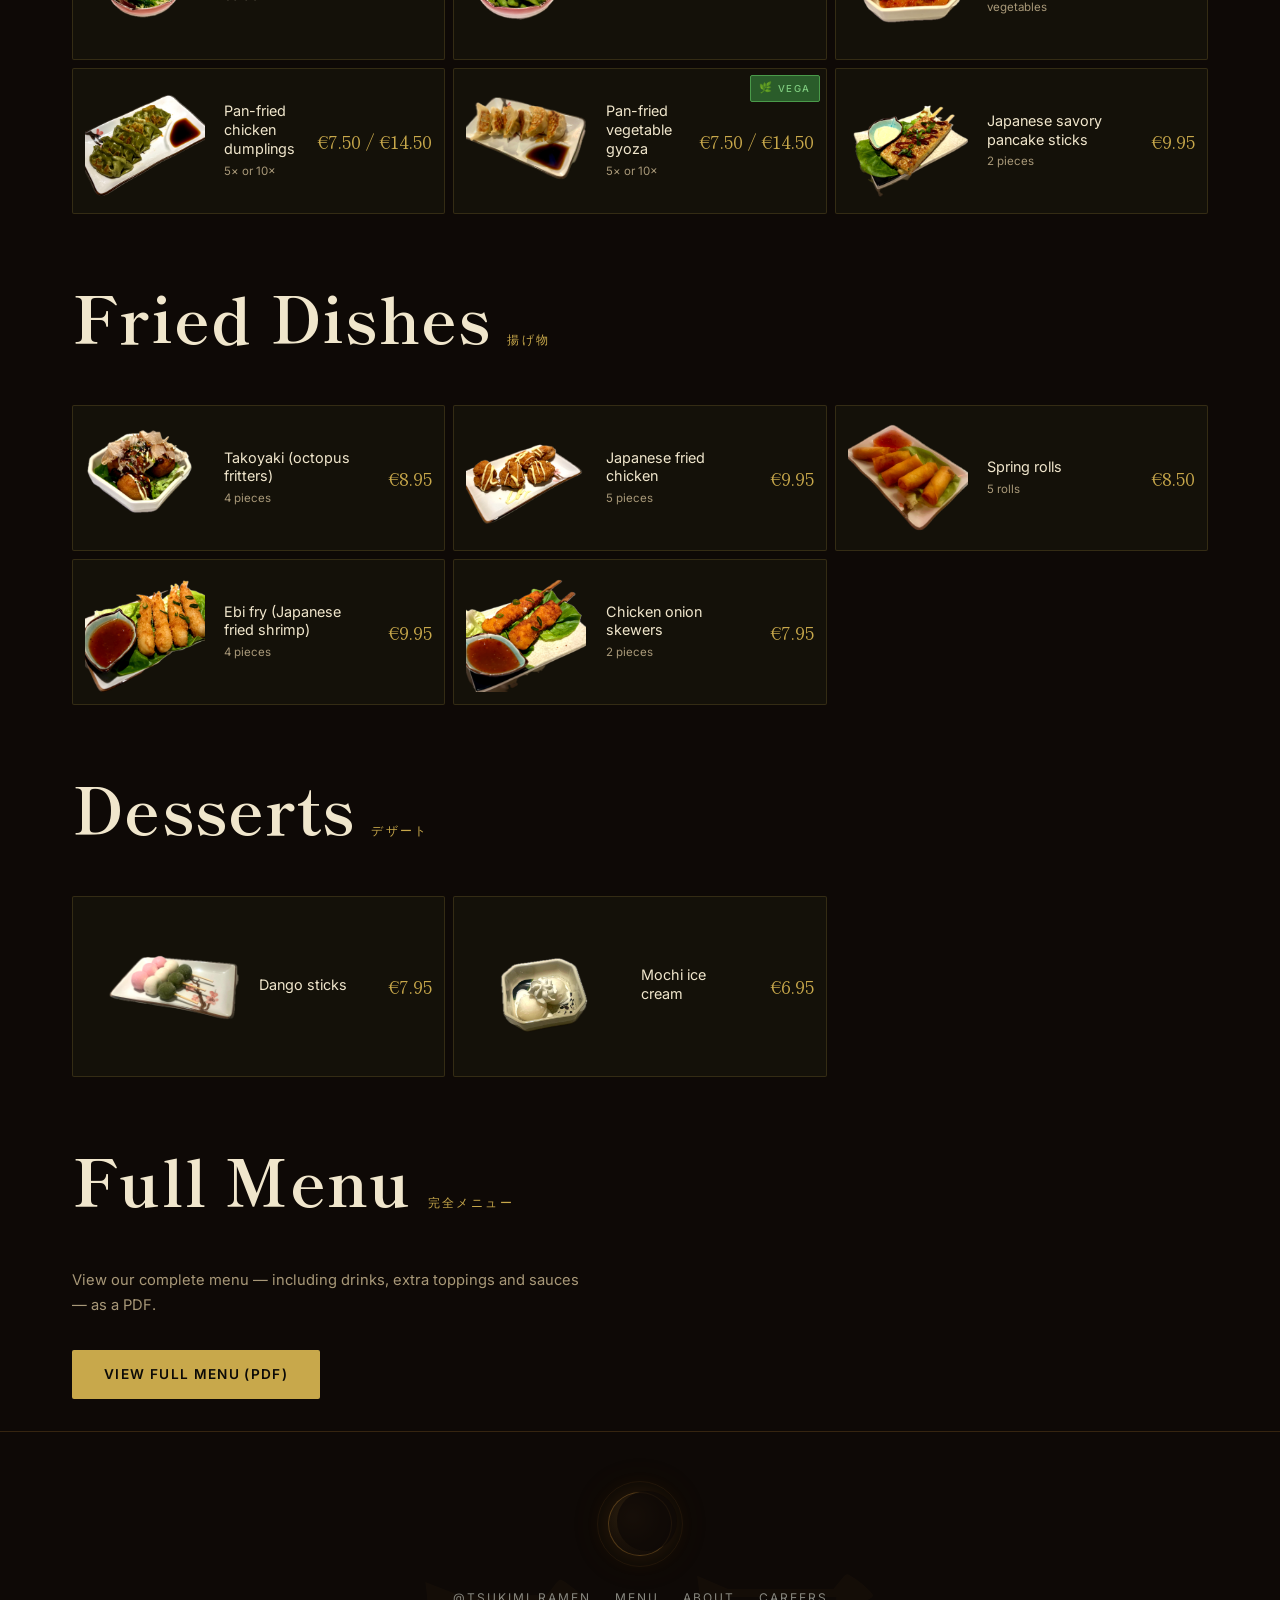
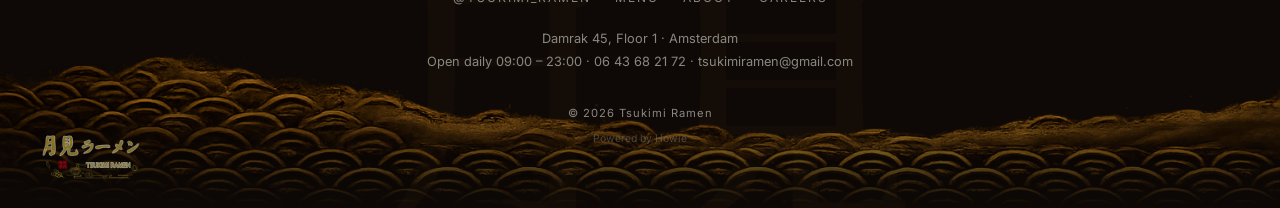
<file: menu.html>
<!DOCTYPE html>
<html lang="en">
<head>
  <meta charset="UTF-8">
  <meta name="viewport" content="width=device-width, initial-scale=1.0">
  <title>Menu — Tsukimi Ramen Amsterdam | Ramen, Sides & Japanese Dishes</title>
  <meta name="description" content="View the full menu at Tsukimi Ramen Amsterdam. Tonkotsu, Tsukimi Special, seafood ramen, gyoza, takoyaki and more. Damrak 45, Floor 1. Open daily 09:00–23:00.">
  <meta name="keywords" content="ramen menu Amsterdam, tonkotsu ramen, Tsukimi Special ramen, gyoza Amsterdam, Japanese food Amsterdam, Damrak restaurant">
  <meta name="robots" content="index, follow">
  <link rel="canonical" href="https://tsukimi-ramen.com/menu">
  <link rel="icon" type="image/x-icon" href="/images/favicon.ico?v=2">
  <link rel="icon" type="image/png" sizes="32x32" href="/images/favicon-32x32.png?v=2">
  <link rel="icon" type="image/png" sizes="16x16" href="/images/favicon-16x16.png?v=2">
  <link rel="apple-touch-icon" sizes="180x180" href="/images/apple-touch-icon.png?v=2">


  <!-- Open Graph -->
  <meta property="og:type" content="website">
  <meta property="og:url" content="https://tsukimi-ramen.com/menu">
  <meta property="og:title" content="Menu — Tsukimi Ramen Amsterdam">
  <meta property="og:description" content="Tonkotsu, Tsukimi Special, seafood ramen, gyoza, takoyaki and more. Open daily 09:00–23:00 at Damrak 45, Floor 1.">
  <meta property="og:image" content="https://tsukimi-ramen.com/tsukimifotos/tsukimiramen-sfeer-2.jpg">
  <meta property="og:site_name" content="Tsukimi Ramen">

  <!-- Twitter Card -->
  <meta name="twitter:card" content="summary_large_image">
  <meta name="twitter:title" content="Menu — Tsukimi Ramen Amsterdam">
  <meta name="twitter:description" content="Tonkotsu, Tsukimi Special, seafood ramen, gyoza, takoyaki and more.">
  <meta name="twitter:image" content="https://tsukimi-ramen.com/tsukimifotos/tsukimiramen-sfeer-2.jpg">

  <link rel="preconnect" href="https://fonts.googleapis.com">
  <link rel="preconnect" href="https://fonts.gstatic.com" crossorigin>
  <link href="https://fonts.googleapis.com/css2?family=Cormorant+Garamond:ital,wght@0,300;0,400;0,600;1,300;1,400;1,600&family=DM+Sans:wght@300;400;500&display=swap" rel="stylesheet">
  <link rel="stylesheet" href="css/style.css">
  <style>
    /* ── MENU PAGE OVERRIDES ── */
    body { overflow-x: hidden; }

    /* ── CUSTOM SCROLLBAR ── */
    ::-webkit-scrollbar { width: 6px; height: 6px; }
    ::-webkit-scrollbar-track { background: #0e0906; }
    ::-webkit-scrollbar-thumb { background: rgba(200,168,75,0.4); border-radius: 3px; }
    ::-webkit-scrollbar-thumb:hover { background: rgba(200,168,75,0.7); }
    :root {
      --bg-card:   #141109;
      --bg-hover:  #1c1710;
      --cream:     #f0e6cc;
      --cream-dim: #a89878;
      --gold2:     #c8a84b;
      --gold2-dim: #7a6428;
      --divider:   rgba(200, 168, 75, 0.35);
      --card-border: rgba(200, 168, 75, 0.18);
      --sans:      'DM Sans', sans-serif;
    }

    /* ── STICKY CATEGORY BAR ── */
    .cat-bar {
      position: sticky;
      top: 64px;
      z-index: 90;
      background: rgba(12, 10, 7, 0.95);
      backdrop-filter: blur(8px);
      border-bottom: 0.5px solid var(--divider);
      display: flex;
      align-items: center;
      justify-content: center;
      overflow-x: auto;
    }
    .cat-bar-logo {
      height: 72px;
      width: auto;
      margin-right: 16px;
      padding-right: 16px;
      border-right: 0.5px solid var(--divider);
      opacity: 0.85;
    }
    .cat-bar a {
      display: inline-block;
      padding: 0.85rem 1.5rem;
      font-size: 0.78rem;
      letter-spacing: 0.14em;
      text-transform: uppercase;
      color: var(--cream-dim);
      text-decoration: none;
      white-space: nowrap;
      border-bottom: 2px solid transparent;
      transition: color 0.2s, border-color 0.2s;
    }
    .cat-bar a:hover,
    .cat-bar a.active {
      color: var(--gold2);
      border-bottom-color: var(--gold2);
    }
    .cat-bar-jp {
      font-size: 0.65rem;
      color: var(--gold2-dim);
      display: block;
      margin-top: 1px;
      letter-spacing: 0.08em;
    }

    /* ── HERO ── */
    .menu-hero {
      max-width: 1200px;
      margin: 0 auto;
      padding: 40px 2rem 0;
      text-align: right;
      position: relative;
      z-index: 1;
    }
    .hero-kana {
      font-size: 0.7rem;
      letter-spacing: 0.4em;
      color: var(--gold2);
      text-transform: uppercase;
      margin-bottom: 0.5rem;
    }
    .hero-title {
      font-family: var(--font-head);
      font-size: clamp(2.5rem, 5vw, 4rem);
      font-weight: 300;
      font-style: italic;
      color: var(--cream);
      letter-spacing: 0.02em;
      line-height: 1;
    }
    .hero-subtitle {
      margin-top: 8px;
      font-size: 0.9rem;
      color: var(--cream-dim);
      font-style: italic;
    }

    /* ── DRINKS ── */
    .drinks-grid {
      display: grid;
      grid-template-columns: repeat(auto-fill, minmax(280px, 1fr));
      gap: 2.5rem 3rem;
      margin-top: 0.5rem;
    }
    .drinks-category {
      display: flex;
      flex-direction: column;
      gap: 0;
    }
    .drinks-cat-title {
      font-family: var(--font-head);
      font-size: 1.1rem;
      font-weight: 600;
      color: var(--gold2);
      letter-spacing: 0.08em;
      text-transform: uppercase;
      margin-bottom: 0.6rem;
      padding-bottom: 0.4rem;
      border-bottom: 0.5px solid var(--divider);
    }
    .drinks-cat-jp {
      font-size: 0.7rem;
      color: var(--gold2-dim);
      letter-spacing: 0.1em;
      margin-left: 0.5rem;
      font-weight: 400;
    }
    .drink-row {
      display: flex;
      justify-content: space-between;
      align-items: baseline;
      padding: 0.35rem 0;
      border-bottom: 0.5px solid rgba(200,168,75,0.08);
      gap: 0.5rem;
    }
    .drink-name {
      font-size: 0.88rem;
      color: var(--cream-dim);
    }
    .drink-price {
      font-family: var(--font-head);
      font-size: 0.95rem;
      font-weight: 600;
      color: var(--gold2);
      white-space: nowrap;
      flex-shrink: 0;
    }
    .drinks-sub-title {
      font-size: 0.72rem;
      letter-spacing: 0.15em;
      text-transform: uppercase;
      color: var(--gold2-dim);
      margin: 0.8rem 0 0.3rem;
    }
    .wifi-box {
      margin-top: 1rem;
      padding: 1rem 1.25rem;
      border: 0.5px solid var(--divider);
      border-radius: 4px;
      font-size: 0.85rem;
      color: var(--cream-dim);
      line-height: 1.8;
    }
    .wifi-box strong { color: var(--cream); }

    /* ── MENU OVERVIEW PHOTO ── */
    .menu-overview-wrap {
      max-width: 1200px;
      margin: 2.5rem auto 0;
      padding: 0 2rem;
    }
    .menu-overview-img {
      width: 100%;
      border-radius: 4px;
      border: 0.5px solid var(--divider);
      display: block;
    }

    /* ── SECTION ── */
    .menu-section {
      max-width: 1200px;
      margin: 0 auto;
      padding: 2rem 2rem 2rem;
    }
    .menu-sections-wrap {
      position: relative;
      z-index: 1;
      background: #0e0906;
    }
    .section-header {
      display: flex;
      align-items: baseline;
      gap: 1rem;
      margin-bottom: 0.6rem;
    }
    .section-title {
      font-family: var(--font-head);
      font-size: clamp(2.8rem, 5vw, 4rem);
      font-weight: 700;
      color: var(--cream);
      letter-spacing: 0.02em;
    }
    .section-kana {
      font-size: 0.75rem;
      color: var(--gold2);
      letter-spacing: 0.2em;
    }
    .section-rule {
      width: 100%;
      height: 0.5px;
      background: linear-gradient(90deg, var(--gold2), transparent);
      margin-bottom: 2.5rem;
    }

    /* ── VEGA TAG ── */
    .vega-tag {
      display: inline-flex;
      align-items: center;
      gap: 4px;
      background: #2a5c2a;
      color: #7ecb7e;
      font-size: 0.6rem;
      font-weight: 500;
      letter-spacing: 1.5px;
      text-transform: uppercase;
      padding: 4px 8px;
      border-radius: 2px;
      border: 0.5px solid #4a9a4a;
      margin-top: 0.4rem;
    }
    .vega-tag::before {
      content: '🌿';
      font-size: 0.65rem;
    }
    /* Vega tag inside ramen cards (absolute position like bestseller) */
    .ramen-img-wrap .vega-tag {
      position: absolute;
      top: 12px;
      right: 12px;
      margin-top: 0;
      z-index: 2;
    }

    /* ── BESTSELLER TAG ── */
    .bestseller-tag {
      position: absolute;
      top: 12px;
      right: 12px;
      background: var(--gold2);
      color: #0c0a07;
      font-size: 0.65rem;
      font-weight: 500;
      letter-spacing: 1.5px;
      text-transform: uppercase;
      padding: 5px 10px;
      border-radius: 2px;
      z-index: 2;
    }
    .card-logo {
      position: absolute;
      top: 12px;
      left: 12px;
      height: 44px;
      width: auto;
      opacity: 0.85;
      z-index: 2;
    }

    /* ── RAMEN INTRO ── */
    .ramen-intro {
      font-size: 0.95rem;
      color: var(--cream-dim);
      line-height: 1.8;
      max-width: 600px;
      margin-bottom: 2rem;
    }

    /* ── RAMEN CARDS ── */
    .ramen-grid {
      display: grid;
      grid-template-columns: repeat(4, 1fr);
      gap: 16px;
    }
    .ramen-grid .ramen-card:nth-child(3),
    .ramen-grid .ramen-card:nth-child(5) {
      border: 1.5px solid var(--gold2);
    }

    /* Regular card */
    .ramen-card {
      display: flex;
      flex-direction: column;
      background: var(--bg-card);
      border: 0.5px solid var(--card-border);
      position: relative;
      overflow: hidden;
      cursor: pointer;
      transition: background 0.3s;
    }
    .ramen-card:hover { background: var(--bg-hover); }
    .ramen-card:hover .dish-img { transform: scale(1.04); }
    .ramen-card:hover .card-gold-line { width: 100%; }

    .ramen-img-wrap {
      width: 100%;
      aspect-ratio: 1 / 1;
      overflow: hidden;
      position: relative;
      background: #f0ece4;
    }
    .dish-img {
      width: 100%;
      height: 100%;
      object-fit: cover;
      object-position: center 30%;
      padding: 0;
      transition: transform 0.5s ease;
    }
    .card-gold-line {
      position: absolute;
      bottom: 0; left: 0;
      height: 1px;
      width: 0;
      background: var(--gold2);
      transition: width 0.4s ease;
    }
    .ramen-card-header {
      padding: 1.2rem 1.4rem 0.8rem;
    }
    .ramen-info {
      padding: 1rem 1.4rem 1.5rem;
      display: flex;
      flex-direction: column;
      flex: 1;
    }
    .ramen-info .dish-desc { flex: 1; }

    .dish-kana {
      font-size: 0.65rem;
      letter-spacing: 0.2em;
      color: var(--gold2);
      display: block;
      margin-bottom: 0.3rem;
    }
    .dish-name {
      font-family: var(--font-head);
      font-size: 1.4rem;
      font-weight: 400;
      color: var(--cream);
      line-height: 1.2;
      margin-bottom: 0.5rem;
    }
    .dish-desc {
      font-size: 0.78rem;
      color: var(--cream-dim);
      line-height: 1.7;
      margin-bottom: 1rem;
    }
    .dish-price {
      font-family: var(--font-head);
      font-size: 1.15rem;
      font-weight: 600;
      color: var(--gold2);
      letter-spacing: 0.03em;
    }

    /* Featured card — spans full width, horizontal layout */
    .ramen-card--featured {
      grid-column: 1 / -1;
      flex-direction: row;
      min-height: 340px;
    }
    .ramen-card--featured .ramen-img-wrap {
      width: 45%;
      flex-shrink: 0;
      aspect-ratio: auto;
      align-self: stretch;
      background: #fff;
    }
    .ramen-card--featured .dish-img {
      position: absolute;
      top: 0; left: 0;
      width: 100%;
      height: 100%;
      padding: 0;
      object-fit: cover;
    }
    .ramen-card--featured .card-gold-line {
      display: none;
    }
    .ramen-card--featured .ramen-content {
      display: flex;
      flex-direction: column;
      flex: 1;
      justify-content: center;
      padding: 2.5rem 3rem;
      background: linear-gradient(135deg, #161209 0%, #1a1510 100%);
    }
    .ramen-card--featured .dish-kana {
      font-size: 0.75rem;
      letter-spacing: 0.3em;
      margin-bottom: 0.5rem;
    }
    .ramen-card--featured .dish-name {
      font-size: clamp(1.8rem, 3vw, 2.8rem);
      font-style: italic;
      margin-bottom: 1rem;
    }
    .ramen-card--featured .dish-desc {
      font-size: 0.92rem;
      line-height: 1.8;
      max-width: 480px;
      margin-bottom: 1.5rem;
    }
    .ramen-card--featured .dish-price {
      font-size: 1.8rem;
    }
    .ramen-card--featured .bestseller-tag {
      top: 1.5rem;
      right: 1.5rem;
      font-size: 0.7rem;
      padding: 6px 14px;
    }

    /* ── SIDE / SMALL ITEMS ── */
    .items-grid {
      display: grid;
      grid-template-columns: repeat(auto-fill, minmax(320px, 1fr));
      gap: 8px;
    }
    .item-row {
      display: flex;
      align-items: center;
      gap: 1.2rem;
      padding: 0.75rem;
      border: 0.5px solid var(--card-border);
      background: var(--bg-card);
      border-radius: 2px;
      transition: background 0.25s, border-color 0.25s;
      position: relative;
    }
    .item-row .vega-tag {
      position: absolute;
      top: 6px;
      right: 6px;
      margin-top: 0;
      z-index: 1;
    }
    .item-row:hover {
      background: var(--bg-hover);
      border-color: rgba(200,168,75,0.35);
    }
    .item-thumb {
      width: 120px;
      height: 120px;
      flex-shrink: 0;
      object-fit: contain;
      border-radius: 2px;
      background: #0f0d09;
      padding: 2px;
    }
    .item-thumb-placeholder {
      width: 120px;
      height: 120px;
      flex-shrink: 0;
      border-radius: 2px;
      background: rgba(200,168,75,0.04);
      border: 0.5px solid var(--card-border);
      display: flex;
      align-items: center;
      justify-content: center;
      font-family: var(--font-head);
      font-size: 1.6rem;
      color: rgba(200,168,75,0.18);
    }
    .item-text { flex: 1; min-width: 0; }
    .item-name {
      font-size: 0.9rem;
      color: var(--cream);
      line-height: 1.3;
      margin-bottom: 0.2rem;
      display: block;
    }
    .item-note {
      font-size: 0.72rem;
      color: var(--cream-dim);
      display: block;
    }
    .item-price {
      font-family: var(--font-head);
      font-size: 1.15rem;
      color: var(--gold2);
      white-space: nowrap;
      flex-shrink: 0;
    }

    /* ── TOPPINGS / SAUCES ── */
    .extras-grid {
      display: grid;
      grid-template-columns: repeat(auto-fill, minmax(200px, 1fr));
      gap: 8px;
    }
    .extra-row {
      display: flex;
      align-items: center;
      justify-content: space-between;
      padding: 0.9rem 1.2rem;
      border: 0.5px solid var(--card-border);
      background: var(--bg-card);
      border-radius: 2px;
      font-size: 0.85rem;
      color: var(--cream-dim);
      transition: background 0.2s, border-color 0.2s;
      gap: 1rem;
    }
    .extra-row:hover {
      background: var(--bg-hover);
      color: var(--cream);
      border-color: rgba(200,168,75,0.35);
    }
    .extra-price {
      font-family: var(--font-head);
      font-size: 1rem;
      color: var(--gold2);
      flex-shrink: 0;
    }

    /* ── BG KANJI ── */
    .menu-bg-kanji {
      position: fixed;
      font-family: var(--font-head);
      font-weight: 600;
      color: rgba(212, 148, 58, 0.07);
      text-shadow: 0 0 80px rgba(212, 148, 58, 0.06);
      pointer-events: none;
      user-select: none;
      line-height: 1;
      z-index: 0;
    }
    .menu-bg-k1 {
      font-size: clamp(100px, 14vw, 200px);
      top: 8vh;
      left: -1%;
      transform: rotate(-12deg);
    }
    .menu-bg-k2 {
      font-size: clamp(80px, 12vw, 170px);
      top: 42vh;
      right: 2%;
      transform: rotate(8deg);
    }
    .menu-bg-k3 {
      font-size: clamp(90px, 13vw, 180px);
      bottom: 8vh;
      left: 38%;
      transform: rotate(-5deg);
    }

    @media (max-width: 768px) {
      .cat-bar { justify-content: flex-start; }
      .cat-bar a { padding: 0.75rem 0.9rem; font-size: 0.68rem; }
      .cat-bar-logo { height: 48px; margin-right: 8px; padding-right: 8px; }

      .menu-hero { padding: 24px 1rem 0; text-align: left; }

      .menu-section { padding: 2rem 1rem 1rem; }

      .ramen-grid { grid-template-columns: repeat(2, 1fr); }
      .ramen-card--featured { flex-direction: column; min-height: auto; }
      .ramen-card--featured .ramen-img-wrap { width: 100%; aspect-ratio: 4/3; }
      .ramen-card--featured .ramen-content { padding: 1.5rem; }
      .ramen-card--featured .dish-name { font-size: 1.6rem; }
      .ramen-card--featured .dish-desc { font-size: 0.85rem; }
      .ramen-card-header { padding: 0.8rem 1rem 0.6rem; }
      .dish-name { font-size: 1.1rem; }
      .ramen-info { padding: 0.5rem 1rem 1rem; }

      .items-grid { grid-template-columns: 1fr; }
      .item-thumb { width: 80px; height: 80px; }
      .item-thumb-placeholder { width: 80px; height: 80px; font-size: 1.2rem; }

      .extras-grid { grid-template-columns: 1fr 1fr; }

      .menu-bg-kanji { display: none; }
    }
  </style>
</head>
<body>

  <!-- BG KANJI -->
  <span class="menu-bg-kanji menu-bg-k1" aria-hidden="true">麺</span>
  <span class="menu-bg-kanji menu-bg-k2" aria-hidden="true">ラーメン</span>
  <span class="menu-bg-kanji menu-bg-k3" aria-hidden="true">月見</span>

  <!-- NAV -->
  <nav class="site-nav">
    <a href="/" class="nav-logo"><span>☽</span> Tsukimi</a>
    <button class="hamburger" id="nav-toggle-btn" aria-label="Menu"><span class="bar"></span><span class="bar"></span><span class="bar"></span></button>
    <ul class="nav-links">
      <li><a href="/" data-i18n="nav.home">Home</a></li>
      <li><a href="/menu" data-i18n="nav.menu">Menu</a></li>
      <li><a href="/about" data-i18n="nav.about">About</a></li>
      <li><a href="/careers" data-i18n="nav.careers">Vacatures</a></li>
      <li><a href="https://www.instagram.com/tsukimi_ramen" target="_blank" rel="noopener" class="nav-instagram">@tsukimi_ramen</a></li>
    </ul>
    <div class="lang-switcher">
      <button data-lang="en">EN</button>
      <span class="lang-dot">·</span>
      <button data-lang="nl">NL</button>
      <span class="lang-dot">·</span>
      <button data-lang="ja">日本語</button>
    </div>
  </nav>

  <!-- CATEGORY BAR -->
  <div class="cat-bar">
    <img src="images/tsukimi_ramen_logo_transparant.png" alt="Tsukimi Ramen" class="cat-bar-logo">
    <a href="#ramen" class="active"><span data-i18n="menu.ramenCat">Ramen</span> <span class="cat-bar-jp">ラーメン</span></a>
    <a href="#sides"><span data-i18n="menu.sidesCat">Sides</span> <span class="cat-bar-jp">サイド</span></a>
    <a href="#fried"><span data-i18n="menu.friedCat">Fried</span> <span class="cat-bar-jp">揚げ物</span></a>
    <a href="#desserts"><span data-i18n="menu.dessertCat">Desserts</span> <span class="cat-bar-jp">デザート</span></a>
    <a href="tsukimifotos/Menu nieuw.pdf" target="_blank" rel="noopener" class="cat-bar-pdf" data-i18n="fullmenu.catbar">Full Menu PDF</a>
  </div>

  <!-- HERO -->
  <div class="menu-sections-wrap" style="position:relative;">
    <img src="images/wolk2-nobg.png" aria-hidden="true" style="position:absolute;left:-80px;top:40px;width:35%;opacity:0.18;pointer-events:none;z-index:0;">
    <img src="images/wolk3-nobg.png" aria-hidden="true" style="position:absolute;right:-80px;top:60px;width:30%;opacity:0.18;transform:scaleX(-1);pointer-events:none;z-index:0;">
    <img src="images/wolk4-nobg.png" aria-hidden="true" style="position:absolute;left:-60px;top:500px;width:28%;opacity:0.12;pointer-events:none;z-index:0;">
    <img src="images/wolk2-nobg.png" aria-hidden="true" style="position:absolute;right:-60px;top:700px;width:30%;opacity:0.12;transform:scaleX(-1);pointer-events:none;z-index:0;">

  <!-- RAMEN -->
  <section id="ramen" class="menu-section">
    <div class="section-header">
      <h2 class="section-title" data-i18n="menu.ramenCat">Ramen</h2>
      <span class="section-kana">ラーメン</span>
    </div>
    <div class="section-rule"></div>
    <p class="ramen-intro" data-i18n="ramen.intro">We make our broths fresh every day — slow-cooked for hours so every bowl is packed with flavour. Pick your favourite and enjoy it upstairs, away from the busy streets below.</p>
    <div class="ramen-grid">

      <div class="ramen-card ramen-card--featured">
        <div class="ramen-img-wrap">
          <img class="dish-img" src="images/tsukimi-special-ramen.png" alt="Tsukimi Ramen Special" loading="lazy" style="padding:0;">
          <div class="card-gold-line"></div>
        </div>
        <div class="ramen-content">
          <span class="bestseller-tag">Recommended</span>
          <span class="dish-kana">月見ラーメンスペシャル</span>
          <h3 class="dish-name" data-i18n="ramen.special.name">Tsukimi Ramen Special</h3>
          <p class="dish-desc" data-i18n="ramen.special.desc">Rich pork bone broth with noodles, spareribs, bok choy, bamboo shoots, narutomaki, a soft-boiled seasoned egg, seaweed, white sesame seeds, and scallions</p>
          <span class="dish-price">€21.95</span>
        </div>
      </div>

      <div class="ramen-card">
        <div class="ramen-card-header">
          <span class="dish-kana">豚骨ラーメン</span>
          <h3 class="dish-name" data-i18n="ramen.tonkotsu.name">Tonkotsu Ramen</h3>
        </div>
        <div class="ramen-img-wrap">
          <img class="dish-img" src="images/pork-bone-ramen-nobg.png" alt="Tonkotsu Ramen" loading="lazy" style="padding:0;">
          <div class="card-gold-line"></div>
        </div>
        <div class="ramen-info">
          <p class="dish-desc" data-i18n="ramen.tonkotsu.desc">Rich pork bone broth with noodles, chashu pork, bok choy, bamboo shoots, narutomaki, a soft-boiled seasoned egg, seaweed, white sesame seeds, and scallions</p>
          <span class="dish-price">€19.95</span>
        </div>
      </div>

      <div class="ramen-card">
        <div class="ramen-card-header">
          <span class="dish-kana">白湯鶏ラーメン</span>
          <h3 class="dish-name" data-i18n="ramen.paitan.name">Paitan Chicken Ramen</h3>
        </div>
        <div class="ramen-img-wrap">
          <img class="dish-img" src="images/chicken-ramen-nobg.png" alt="Paitan Chicken Ramen" loading="lazy">
          <div class="card-gold-line"></div>
        </div>
        <div class="ramen-info">
          <p class="dish-desc" data-i18n="ramen.paitan.desc">Paitan chicken broth with noodles, chicken fillet, bok choy, bamboo shoots, narutomaki, a soft-boiled seasoned egg, and scallions</p>
          <span class="dish-price">€18.95</span>
        </div>
      </div>

      <div class="ramen-card">
        <div class="ramen-card-header">
          <span class="dish-kana">海鮮ラーメン</span>
          <h3 class="dish-name" data-i18n="ramen.seafood.name">Seafood Ramen</h3>
        </div>
        <div class="ramen-img-wrap">
          <img class="dish-img" src="images/seafood-ramen.png" alt="Seafood Ramen" loading="lazy">
          <div class="card-gold-line"></div>
        </div>
        <div class="ramen-info">
          <p class="dish-desc" data-i18n="ramen.seafood.desc">Choice between paitan chicken or rich pork broth with noodles, diverse seafoods, bok choy, bamboo shoots, narutomaki, a soft-boiled seasoned egg, bonito flakes, and scallions</p>
          <span class="dish-price">€19.95</span>
        </div>
      </div>

      <div class="ramen-card">
        <div class="ramen-card-header">
          <span class="dish-kana">野菜味噌ラーメン</span>
          <h3 class="dish-name" data-i18n="ramen.vegmiso.name">Vegetable Miso Ramen</h3>
        </div>
        <div class="ramen-img-wrap">
          <img class="dish-img" src="images/vegetarian-ramen-nobg.png" alt="Vegetable Miso Ramen" loading="lazy">
          <div class="card-gold-line"></div>
          <span class="vega-tag">Vega</span>
        </div>
        <div class="ramen-info">
          <p class="dish-desc" data-i18n="ramen.vegmiso.desc">Vegetarian-friendly ramen with miso, noodles, bok choy, corn, broccoli, bamboo shoots, seaweed, and scallions</p>
          <span class="dish-price">€17.95</span>
        </div>
      </div>

    </div>
  </section>

  <!-- SIDES -->
  <section id="sides" class="menu-section">
    <div class="section-header">
      <h2 class="section-title" data-i18n="menu.sidesCat">Side Dishes</h2>
      <span class="section-kana">一品料理</span>
    </div>
    <div class="section-rule"></div>
    <div class="items-grid">

      <div class="item-row">
        <div style="width:120px;height:120px;flex-shrink:0;overflow:hidden;display:flex;align-items:center;justify-content:center;">
          <img src="images/seaweed-salad-nobg.png" alt="Seaweed salad" loading="lazy" style="width:120px;height:120px;object-fit:contain;transform:scale(1.5) translateY(8%);">
        </div>
        <div class="item-text"><span class="item-name" data-i18n="sides.seaweed">Seasoned seaweed salad</span><span class="vega-tag">Vega</span></div>
        <span class="item-price">€7.95</span>
      </div>
      <div class="item-row">
        <div style="width:120px;height:120px;flex-shrink:0;overflow:hidden;display:flex;align-items:center;justify-content:center;">
          <img src="images/edamame-nobg.png" alt="Edamame" loading="lazy" style="width:120px;height:120px;object-fit:contain;transform:scale(1.5) translateY(8%);">
        </div>
        <div class="item-text"><span class="item-name" data-i18n="sides.edamame">Edamame</span><span class="vega-tag">Vega</span></div>
        <span class="item-price">€7.50</span>
      </div>
      <div class="item-row">
        <div style="width:120px;height:120px;flex-shrink:0;overflow:hidden;display:flex;align-items:center;justify-content:center;">
          <img src="images/kimchi-nobg.png" alt="Kimchi" loading="lazy" style="width:120px;height:120px;object-fit:contain;transform:scale(1.5);">
        </div>
        <div class="item-text">
          <span class="item-name" data-i18n="sides.kimchi">Kimchi</span><span class="vega-tag">Vega</span>
          <span class="item-note" data-i18n="sides.kimchi.note">Korean fermented vegetables</span>
        </div>
        <span class="item-price">€6.50</span>
      </div>
      <div class="item-row">
        <div style="width:120px;height:120px;flex-shrink:0;overflow:hidden;display:flex;align-items:center;justify-content:center;">
          <img src="images/dumplings-nobg.png" alt="Dumplings" loading="lazy" style="width:120px;height:120px;object-fit:contain;transform:scale(1.5);">
        </div>
        <div class="item-text">
          <span class="item-name" data-i18n="sides.dumplings">Pan-fried chicken dumplings</span>
          <span class="item-note" data-i18n="sides.dumplings.note">5× or 10×</span>
        </div>
        <span class="item-price">€7.50 / €14.50</span>
      </div>
      <div class="item-row">
        <div style="width:120px;height:120px;flex-shrink:0;overflow:hidden;display:flex;align-items:center;justify-content:center;">
          <img src="images/gyoza-nobg.png" alt="Gyoza" loading="lazy" style="width:120px;height:120px;object-fit:contain;transform:scale(1.5);">
        </div>
        <div class="item-text">
          <span class="item-name" data-i18n="sides.gyoza">Pan-fried vegetable gyoza</span><span class="vega-tag">Vega</span>
          <span class="item-note" data-i18n="sides.gyoza.note">5× or 10×</span>
        </div>
        <span class="item-price">€7.50 / €14.50</span>
      </div>
      <div class="item-row">
        <div style="width:120px;height:120px;flex-shrink:0;overflow:hidden;display:flex;align-items:center;justify-content:center;">
          <img src="images/pancake-sticks-nobg.png" alt="Pancake sticks" loading="lazy" style="width:120px;height:120px;object-fit:contain;transform:scale(1.5);">
        </div>
        <div class="item-text">
          <span class="item-name" data-i18n="sides.pancake">Japanese savory pancake sticks</span>
          <span class="item-note" data-i18n="sides.pancake.note">2 pieces</span>
        </div>
        <span class="item-price">€9.95</span>
      </div>

    </div>
  </section>

  <!-- FRIED -->
  <section id="fried" class="menu-section">
    <div class="section-header">
      <h2 class="section-title" data-i18n="menu.friedCat">Fried Dishes</h2>
      <span class="section-kana">揚げ物</span>
    </div>
    <div class="section-rule"></div>
    <div class="items-grid">

      <div class="item-row">
        <div style="width:120px;height:120px;flex-shrink:0;overflow:hidden;display:flex;align-items:center;justify-content:center;">
          <img src="images/octopus-balls-nobg.png" alt="Octopus balls" loading="lazy" style="width:120px;height:120px;object-fit:contain;transform:scale(1.5);">
        </div>
        <div class="item-text">
          <span class="item-name" data-i18n="fried.takoyaki">Takoyaki (octopus fritters)</span>
          <span class="item-note">4 pieces</span>
        </div>
        <span class="item-price">€8.95</span>
      </div>
      <div class="item-row">
        <div style="width:120px;height:120px;flex-shrink:0;overflow:hidden;display:flex;align-items:center;justify-content:center;">
          <img src="images/fried-chicken-nobg.png" alt="Fried chicken" loading="lazy" style="width:120px;height:120px;object-fit:contain;transform:scale(1.5);">
        </div>
        <div class="item-text">
          <span class="item-name" data-i18n="fried.chicken">Japanese fried chicken</span>
          <span class="item-note">5 pieces</span>
        </div>
        <span class="item-price">€9.95</span>
      </div>
      <div class="item-row">
        <div style="width:120px;height:120px;flex-shrink:0;overflow:hidden;display:flex;align-items:center;justify-content:center;">
          <img src="images/spring-rolls-nobg.png" alt="Spring rolls" loading="lazy" style="width:120px;height:120px;object-fit:contain;transform:scale(1.5);">
        </div>
        <div class="item-text">
          <span class="item-name" data-i18n="fried.spring">Spring rolls</span>
          <span class="item-note">5 rolls</span>
        </div>
        <span class="item-price">€8.50</span>
      </div>
      <div class="item-row">
        <div style="width:120px;height:120px;flex-shrink:0;overflow:hidden;display:flex;align-items:center;justify-content:center;">
          <img src="images/fried-shrimp-nobg.png" alt="Fried shrimp" loading="lazy" style="width:120px;height:120px;object-fit:contain;transform:scale(1.5);">
        </div>
        <div class="item-text">
          <span class="item-name" data-i18n="fried.shrimp">Ebifry / fried shrimp</span>
          <span class="item-note">4 pieces</span>
        </div>
        <span class="item-price">€9.95</span>
      </div>
      <div class="item-row">
        <div style="width:120px;height:120px;flex-shrink:0;overflow:hidden;display:flex;align-items:center;justify-content:center;">
          <img src="images/chicken-onion-skewers-nobg.png" alt="Chicken skewers" loading="lazy" style="width:120px;height:120px;object-fit:contain;transform:scale(1.5);">
        </div>
        <div class="item-text">
          <span class="item-name" data-i18n="fried.skewers">Chicken onion skewers</span>
          <span class="item-note">2 pieces</span>
        </div>
        <span class="item-price">€7.95</span>
      </div>

    </div>
  </section>

  <!-- DESSERTS -->
  <section id="desserts" class="menu-section">
    <div class="section-header">
      <h2 class="section-title" data-i18n="menu.dessertCat">Desserts</h2>
      <span class="section-kana">デザート</span>
    </div>
    <div class="section-rule"></div>
    <div class="items-grid">

      <div class="item-row">
        <div style="width:155px;height:155px;flex-shrink:0;overflow:hidden;display:flex;align-items:center;justify-content:center;">
          <img src="images/dango-sticks-nobg.png" alt="Dango sticks" loading="lazy" style="width:155px;height:155px;object-fit:contain;transform:scale(1.4) translateY(-5%) translateX(10%);">
        </div>
        <div class="item-text"><span class="item-name" data-i18n="dessert.dango">Dango sticks</span></div>
        <span class="item-price">€7.95</span>
      </div>
      <div class="item-row">
        <div style="width:155px;height:155px;flex-shrink:0;overflow:hidden;display:flex;align-items:center;justify-content:center;">
          <img src="images/ice-cream-nobg.png" alt="Mochi ice cream" loading="lazy" style="width:155px;height:155px;object-fit:contain;transform:scale(1.9) translateY(10%) translateX(10%);">
        </div>
        <div class="item-text"><span class="item-name" data-i18n="dessert.mochi">Mochi ice cream</span></div>
        <span class="item-price">€6.95</span>
      </div>
    </div>
  </section>

  <!-- FULL MENU PDF -->
  <section id="full-menu" class="menu-section">
    <div class="section-header">
      <h2 class="section-title" data-i18n="fullmenu.title">Full Menu</h2>
      <span class="section-kana">完全メニュー</span>
    </div>
    <div class="section-rule"></div>
    <p style="color: var(--cream-dim); font-size: 0.92rem; line-height: 1.7; margin-bottom: 2rem; max-width: 520px;" data-i18n="fullmenu.desc">View our complete menu — including drinks, extra toppings and sauces — as a PDF.</p>
    <a href="tsukimifotos/Menu nieuw.pdf" target="_blank" rel="noopener"
       style="display: inline-flex; align-items: center; gap: 0.6rem; background: #c8a84b; color: #0c0a07; font-size: 0.85rem; font-weight: 600; letter-spacing: 0.1em; text-transform: uppercase; padding: 0.85rem 2rem; border-radius: 2px; text-decoration: none; transition: background 0.2s;"
       onmouseover="this.style.background='#d4b85a'" onmouseout="this.style.background='#c8a84b'"
       data-i18n="fullmenu.btn">
      View Full Menu (PDF)
    </a>
  </section>

  </div><!-- /menu-sections-wrap -->

  <!-- FOOTER -->
  <footer class="site-footer">
    <div class="footer-bg-kanji" aria-hidden="true">月見</div>
    <div class="footer-moon" aria-hidden="true"></div>
    <div class="footer-logo"><img src="images/tsukimi_ramen_logo_transparant.png" alt="Tsukimi Ramen"></div>
    <div class="footer-links">
      <a href="https://www.instagram.com/tsukimi_ramen" target="_blank" rel="noopener">@tsukimi_ramen</a>
      <a href="/menu" data-i18n="footer.menu">Menu</a>
      <a href="/about" data-i18n="footer.about">About</a>
      <a href="/careers" data-i18n="footer.careers">Vacatures</a>
    </div>
    <div class="footer-info">
      Damrak 45, Floor 1 · Amsterdam<br>
      Open daily 09:00 – 23:00 · <a href="tel:+31643682172">06 43 68 21 72</a> · <a href="mailto:tsukimiramen@gmail.com">tsukimiramen@gmail.com</a>
    </div>
    <div class="footer-copy">© 2026 Tsukimi Ramen</div>
    <div class="footer-powered">Powered by <a href="https://nicknamee.github.io" target="_blank" rel="noopener">Howie</a></div>
    <img src="images/footer-dak.png" aria-hidden="true" style="position:absolute;bottom:0;left:0;width:100%;display:block;opacity:0.8;pointer-events:none;-webkit-mask-image:linear-gradient(to bottom, black 40%, transparent 100%);mask-image:linear-gradient(to bottom, black 40%, transparent 100%);">
  </footer>

  <script src="js/i18n.js"></script>
  <script>
    // Active cat-bar highlight on scroll
    const sections = document.querySelectorAll('section[id]');
    const links = document.querySelectorAll('.cat-bar a');
    const catBar = document.querySelector('.cat-bar');
    const navH = 64 + catBar.offsetHeight;

    const observer = new IntersectionObserver((entries) => {
      entries.forEach(e => {
        if (e.isIntersecting) {
          links.forEach(l => l.classList.remove('active'));
          const active = document.querySelector(`.cat-bar a[href="#${e.target.id}"]`);
          if (active) active.classList.add('active');
        }
      });
    }, { rootMargin: `-${navH}px 0px -60% 0px` });

    sections.forEach(s => observer.observe(s));
  </script>
  <script>
    (function(g,s,t,p,l,n){
      g["_gstpln"]={};
      (l=s.createElement(t)),(n=s.getElementsByTagName(t)[0]);
      l.async=1;l.src=p;n.parentNode.insertBefore(l,n);
    })(window,document,"script","https://cdn.guestplan.com/widget.js");
    _gstpln.accessKey = "e2191dab7299da471a5be8f6a9a50a528686c3e5";
  </script>

</body>
</html>
</file>
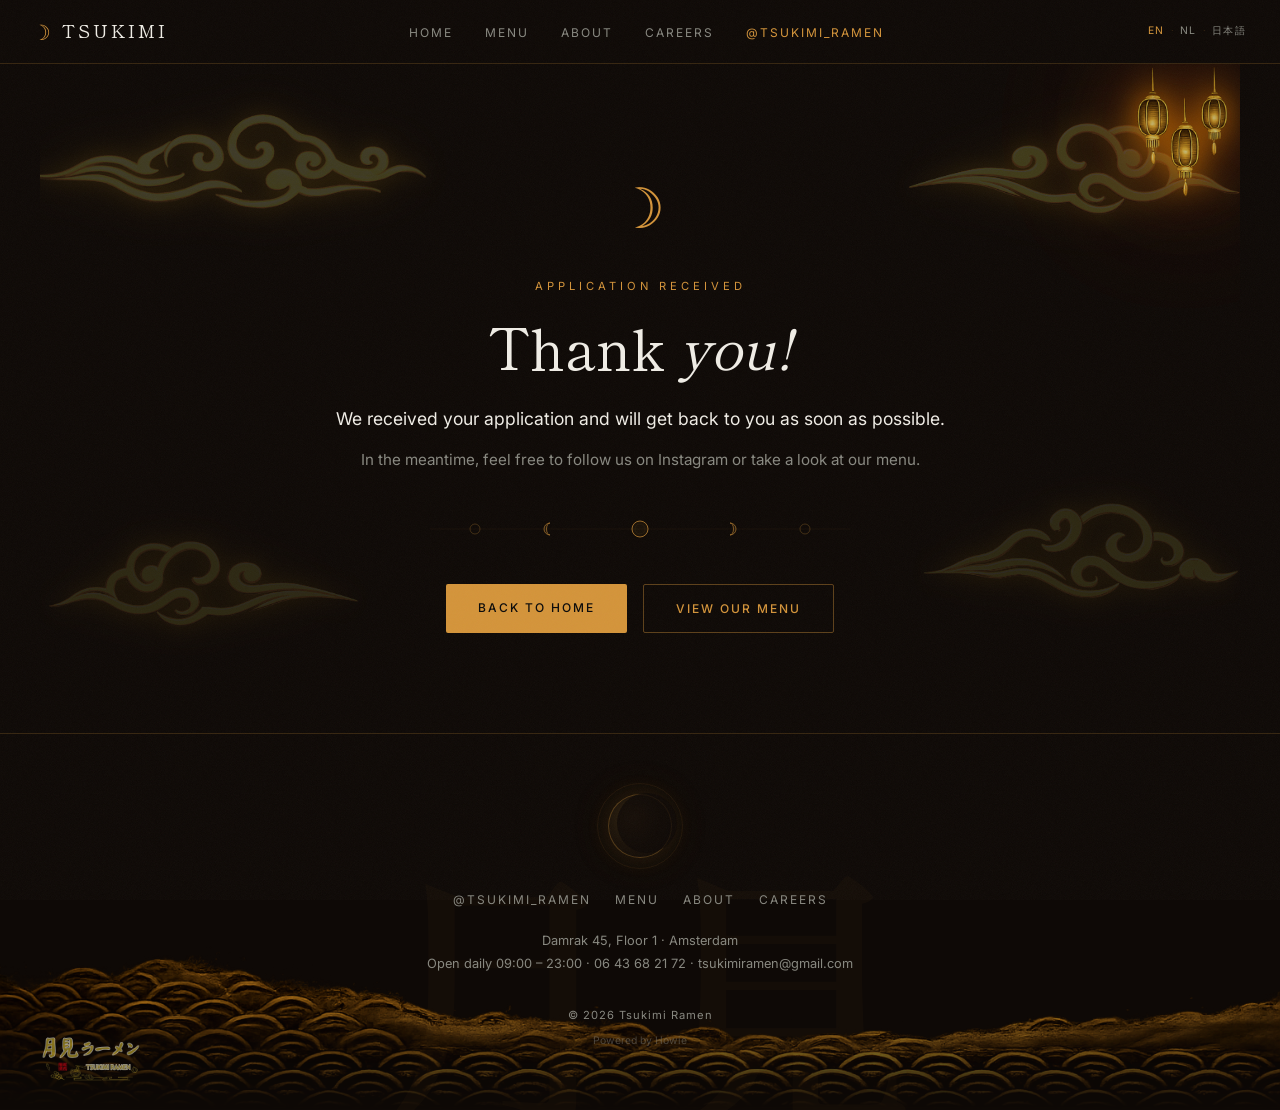
<file: thankyou.html>
<!DOCTYPE html>
<html lang="en">
<head>
  <meta charset="UTF-8">
  <meta name="viewport" content="width=device-width, initial-scale=1.0">
  <title>Thank You — Tsukimi Ramen</title>
  <meta name="robots" content="noindex, nofollow">
  <link rel="icon" href="images/logo.png" type="image/png">
  <link rel="stylesheet" href="css/style.css">
</head>
<body>

  <!-- NAV -->
  <nav class="site-nav">
    <a href="/" class="nav-logo"><span>☽</span> Tsukimi</a>
    <button class="hamburger" id="nav-toggle-btn" aria-label="Menu"><span class="bar"></span><span class="bar"></span><span class="bar"></span></button>
    <ul class="nav-links">
      <li><a href="/" data-i18n="nav.home">Home</a></li>
      <li><a href="/menu" data-i18n="nav.menu">Menu</a></li>
      <li><a href="/about" data-i18n="nav.about">About</a></li>
      <li><a href="/careers" data-i18n="nav.careers">Vacatures</a></li>
      <li><a href="https://www.instagram.com/tsukimi_ramen" target="_blank" rel="noopener" class="nav-instagram">@tsukimi_ramen</a></li>
    </ul>
    <div class="lang-switcher">
      <button data-lang="en">EN</button>
      <span class="lang-dot">·</span>
      <button data-lang="nl">NL</button>
      <span class="lang-dot">·</span>
      <button data-lang="ja">日本語</button>
    </div>
  </nav>

  <main>
    <section class="section thankyou-section" style="position:relative;overflow:hidden;">

      <img src="images/wolk2-nobg.png" aria-hidden="true" style="position:absolute;top:20px;left:-20px;width:35%;opacity:0.2;pointer-events:none;z-index:0;">
      <img src="images/wolk3-nobg.png" aria-hidden="true" style="position:absolute;top:30px;right:-20px;width:30%;opacity:0.2;transform:scaleX(-1);pointer-events:none;z-index:0;">
      <img src="images/lantern.png" aria-hidden="true" style="position:absolute;right:-40px;top:0;width:16%;opacity:0.75;pointer-events:none;z-index:0;filter:drop-shadow(0 0 15px rgba(255,140,0,0.9)) drop-shadow(0 0 40px rgba(255,100,0,0.6)) drop-shadow(0 0 80px rgba(255,80,0,0.3));">
      <img src="images/wolk3-nobg.png" aria-hidden="true" style="position:absolute;bottom:80px;left:-10px;width:28%;opacity:0.12;pointer-events:none;z-index:0;">
      <img src="images/wolk4-nobg.png" aria-hidden="true" style="position:absolute;bottom:80px;right:-10px;width:28%;opacity:0.12;transform:scaleX(-1);pointer-events:none;z-index:0;">

      <div class="thankyou-inner" style="position:relative;z-index:1;">

        <div class="thankyou-moon" aria-hidden="true">☽</div>

        <p class="section-label" data-i18n="thankyou.label">Application received</p>
        <h1 data-i18n-html="thankyou.heading">Thank <em>you!</em></h1>
        <p class="thankyou-msg" data-i18n="thankyou.msg">We received your application and will get back to you as soon as possible.</p>
        <p class="thankyou-sub" data-i18n="thankyou.sub">In the meantime, feel free to follow us on Instagram or take a look at our menu.</p>

        <div class="svg-divider" aria-hidden="true" style="margin: 2.5rem auto; max-width: 600px;">
          <svg viewBox="0 0 1200 60" fill="none" xmlns="http://www.w3.org/2000/svg">
            <line x1="180" y1="30" x2="1020" y2="30" stroke="#d4943a" stroke-width="0.4" opacity="0.25"/>
            <circle cx="270" cy="30" r="10" stroke="#d4943a" stroke-width="1" opacity="0.5"/>
            <path d="M 420,18 A 12,12 0,0,0 420,42 A 7,12 0,0,1 420,18 Z" stroke="#d4943a" stroke-width="1.1" fill="#d4943a" fill-opacity="0.08"/>
            <circle cx="600" cy="30" r="16" stroke="#d4943a" stroke-width="1.4"/>
            <circle cx="600" cy="30" r="16" fill="#d4943a" fill-opacity="0.06"/>
            <circle cx="600" cy="30" r="10" stroke="#d4943a" stroke-width="0.4" opacity="0.3"/>
            <path d="M 780,18 A 12,12 0,0,1 780,42 A 7,12 0,0,0 780,18 Z" stroke="#d4943a" stroke-width="1.1" fill="#d4943a" fill-opacity="0.08"/>
            <circle cx="930" cy="30" r="10" stroke="#d4943a" stroke-width="1" opacity="0.5"/>
          </svg>
        </div>

        <div class="thankyou-ctas">
          <a href="/" class="btn btn-gold" data-i18n="thankyou.home">Back to home</a>
          <a href="/menu" class="btn btn-outline" data-i18n="thankyou.menu">View our menu</a>
        </div>

      </div>
    </section>
  </main>

  <!-- FOOTER -->
  <footer class="site-footer">
    <div class="footer-bg-kanji" aria-hidden="true">月見</div>
    <div class="footer-moon" aria-hidden="true"></div>
    <div class="footer-logo"><img src="images/tsukimi_ramen_logo_transparant.png" alt="Tsukimi Ramen"></div>
    <div class="footer-links">
      <a href="https://www.instagram.com/tsukimi_ramen" target="_blank" rel="noopener">@tsukimi_ramen</a>
      <a href="/menu" data-i18n="footer.menu">Menu</a>
      <a href="/about" data-i18n="footer.about">About</a>
      <a href="/careers" data-i18n="footer.careers">Vacatures</a>
    </div>
    <div class="footer-info">
      Damrak 45, Floor 1 · Amsterdam<br>
      Open daily 09:00 – 23:00 · <a href="tel:+31643682172">06 43 68 21 72</a> · <a href="mailto:tsukimiramen@gmail.com">tsukimiramen@gmail.com</a>
    </div>
    <div class="footer-copy">© 2026 Tsukimi Ramen</div>
    <div class="footer-powered">Powered by <a href="https://nicknamee.github.io" target="_blank" rel="noopener">Howie</a></div>
    <img src="images/footer-dak.png" aria-hidden="true" style="position:absolute;bottom:0;left:0;width:100%;display:block;opacity:0.8;pointer-events:none;-webkit-mask-image:linear-gradient(to bottom, black 40%, transparent 100%);mask-image:linear-gradient(to bottom, black 40%, transparent 100%);">
  </footer>

  <script src="js/i18n.js"></script>
</body>
</html>
</file>
<file: css/style.css>
/* =============================================
   TSUKIMI RAMEN — style.css
   ============================================= */

/* --- Google Fonts import --- */
@import url('https://fonts.googleapis.com/css2?family=Shippori+Mincho:wght@400;700&family=Inter:wght@400;500&display=swap');

/* --- Design tokens --- */
:root {
  --bg:          #0e0906;
  --surface:     #1a1208;
  --surface-2:   #201810;
  --gold:        #d4943a;
  --gold-light:  #e8b86d;
  --gold-dim:    rgba(212, 148, 58, 0.15);
  --gold-border: rgba(212, 148, 58, 0.2);
  --gold-glow:   rgba(212, 148, 58, 0.25);
  --red:         #c94040;
  --red-dim:     rgba(201, 64, 64, 0.15);
  --red-border:  rgba(201, 64, 64, 0.35);
  --text:        #f0ede6;
  --muted:       #888880;
  --font-head:   'Shippori Mincho', serif;
  --font-body:   'Inter', sans-serif;
}

/* =============================================
   GRAIN TEXTURE OVERLAY
   ============================================= */
body::after {
  content: '';
  position: fixed;
  inset: 0;
  z-index: 9999;
  pointer-events: none;
  opacity: 0.04;
  background-image: url("data:image/svg+xml,%3Csvg viewBox='0 0 256 256' xmlns='http://www.w3.org/2000/svg'%3E%3Cfilter id='noise'%3E%3CfeTurbulence type='fractalNoise' baseFrequency='0.85' numOctaves='4' stitchTiles='stitch'/%3E%3C/filter%3E%3Crect width='100%25' height='100%25' filter='url(%23noise)'/%3E%3C/svg%3E");
  background-size: 180px 180px;
}

/* --- Reset --- */
*, *::before, *::after { box-sizing: border-box; margin: 0; padding: 0; }
html { scroll-behavior: smooth; }
body {
  background: var(--bg);
  color: var(--text);
  font-family: var(--font-body);
  font-size: 16px;
  line-height: 1.6;
  -webkit-font-smoothing: antialiased;
}
img { display: block; max-width: 100%; }
a { color: inherit; text-decoration: none; }

/* --- Typography --- */
h1, h2, h3, h4 {
  font-family: var(--font-head);
  font-weight: 300;
  line-height: 1.2;
  color: var(--text);
}
h1 { font-size: clamp(2rem, 5vw, 3.5rem); }
h2 { font-size: clamp(1.8rem, 3vw, 2.8rem); }
h3 { font-size: 1.4rem; }

/* Gold italic on em inside headings */
h2 em, h3 em {
  font-style: italic;
  color: var(--gold);
  -webkit-text-fill-color: var(--gold);
}

/* --- Buttons --- */
.btn {
  display: inline-block;
  padding: 14px 32px;
  font-family: var(--font-body);
  font-size: 0.75rem;
  font-weight: 500;
  letter-spacing: 2px;
  text-transform: uppercase;
  cursor: pointer;
  border: none;
  transition: all 0.3s ease;
  border-radius: 2px;
}
.btn-gold {
  background: var(--gold);
  color: #0a0a0a;
}
.btn-gold:hover {
  background: var(--gold-light);
  transform: translateY(-2px);
  box-shadow: 0 8px 32px var(--gold-glow);
}
.btn-outline {
  background: transparent;
  color: var(--gold);
  border: 1px solid rgba(212, 148, 58, 0.4);
}
.btn-outline:hover {
  border-color: var(--gold);
  background: rgba(212, 148, 58, 0.06);
  transform: translateY(-2px);
}
.btn-red {
  background: var(--gold);
  color: #1a1207;
}
.btn-red:hover {
  background: #c8a84b;
  transform: translateY(-2px);
  box-shadow: 0 8px 32px rgba(200, 168, 75, 0.4);
}

/* --- Scroll reveal animations --- */
.reveal {
  opacity: 0;
  transform: translateY(40px);
  transition: opacity 0.8s cubic-bezier(0.25, 0.46, 0.45, 0.94),
              transform 0.8s cubic-bezier(0.25, 0.46, 0.45, 0.94);
}
.reveal.visible {
  opacity: 1;
  transform: translateY(0);
}
.reveal-delay-1 { transition-delay: 0.1s; }
.reveal-delay-2 { transition-delay: 0.2s; }
.reveal-delay-3 { transition-delay: 0.3s; }

@keyframes fadeUp {
  from { opacity: 0; transform: translateY(30px); }
  to   { opacity: 1; transform: translateY(0); }
}

/* --- Section base --- */
.section {
  padding: 100px 24px;
  max-width: 1200px;
  margin: 0 auto;
}
.section-full {
  padding: 100px 24px;
}
.section-center {
  text-align: center;
  max-width: 640px;
  margin: 0 auto;
  padding: 100px 24px;
}
.section-label {
  font-family: var(--font-body);
  font-size: 0.7rem;
  letter-spacing: 4px;
  text-transform: uppercase;
  color: var(--gold);
  margin-bottom: 16px;
}

/* =============================================
   NAVIGATION
   ============================================= */
.site-nav {
  position: fixed;
  top: 0; left: 0; right: 0;
  z-index: 100;
  background: var(--bg);
  border-bottom: 1px solid var(--gold-border);
  display: flex;
  align-items: center;
  justify-content: space-between;
  padding: 0 32px;
  height: 64px;
}

.nav-logo {
  font-family: var(--font-head);
  font-size: 1.1rem;
  letter-spacing: 3px;
  text-transform: uppercase;
  color: var(--text);
  display: flex;
  align-items: center;
  gap: 8px;
}
.nav-logo span { color: var(--gold); font-size: 1.3rem; }

.nav-links {
  display: flex;
  align-items: center;
  gap: 32px;
  list-style: none;
}
.nav-links a {
  font-size: 0.75rem;
  letter-spacing: 2px;
  text-transform: uppercase;
  color: var(--muted);
  transition: color 0.3s;
  position: relative;
}
.nav-links a::after {
  content: '';
  position: absolute;
  bottom: -4px;
  left: 0;
  width: 0;
  height: 1px;
  background: var(--gold);
  transition: width 0.3s;
}
.nav-links a:hover { color: var(--text); }
.nav-links a:hover::after { width: 100%; }
.nav-links .nav-reserve {
  color: #0e0906;
  background: var(--gold);
  padding: 8px 20px;
  border-radius: 2px;
  font-weight: 500;
}
.nav-links .nav-reserve::after { display: none; }
.nav-links .nav-reserve:hover {
  background: var(--gold-light);
  color: #0e0906;
}
.nav-links .nav-instagram { color: var(--gold); }
.nav-links .nav-instagram:hover { color: var(--gold-light); }

/* --- Language switcher --- */
.lang-switcher {
  display: flex;
  align-items: center;
  gap: 4px;
  margin-left: 20px;
}
.lang-switcher button {
  background: none;
  border: none;
  cursor: pointer;
  font-family: var(--font-body);
  font-size: 0.65rem;
  letter-spacing: 1.5px;
  text-transform: uppercase;
  color: var(--muted);
  padding: 4px 2px;
  transition: color 0.3s;
  line-height: 1;
}
.lang-switcher button:hover { color: var(--text); }
.lang-switcher button.active { color: var(--gold); }
.lang-dot {
  color: var(--gold-border);
  font-size: 0.55rem;
  line-height: 1;
  user-select: none;
}

/* Hamburger button */
.hamburger {
  display: none;
  background: none;
  border: none;
  cursor: pointer;
  padding: 6px 4px;
  flex-direction: column;
  justify-content: center;
  align-items: center;
  gap: 5px;
  width: 32px;
  height: 32px;
}
.hamburger .bar {
  display: block;
  width: 22px;
  height: 1.5px;
  background: var(--text);
  border-radius: 2px;
  transition: transform 0.6s ease, opacity 0.4s ease, background 0.4s ease;
  transform-origin: center;
}
.site-nav.nav-open .hamburger .bar { background: var(--gold); }
.site-nav.nav-open .hamburger .bar:nth-child(1) { transform: translateY(6.5px) rotate(45deg); }
.site-nav.nav-open .hamburger .bar:nth-child(2) { opacity: 0; transform: scaleX(0); }
.site-nav.nav-open .hamburger .bar:nth-child(3) { transform: translateY(-6.5px) rotate(-45deg); }

/* --- Page offset for fixed nav --- */
body { padding-top: 64px; }

/* =============================================
   CLOUD GLOW EFFECT
   ============================================= */
img[src*="wolk"] {
  filter: sepia(1) saturate(3) hue-rotate(-10deg) brightness(1.1)
          drop-shadow(0 0 10px rgba(180,130,20,0.9))
          drop-shadow(0 0 25px rgba(180,130,20,0.5));
}

/* =============================================
   FOOTER
   ============================================= */
.site-footer {
  background: var(--bg);
  border-top: 1px solid var(--gold-border);
  padding: 60px 24px;
  text-align: center;
  position: relative;
  overflow: hidden;
}

.footer-bg-kanji {
  position: absolute;
  bottom: -20px;
  left: 50%;
  transform: translateX(-50%);
  font-family: var(--font-head);
  font-size: clamp(160px, 22vw, 300px);
  font-weight: 600;
  color: var(--gold);
  opacity: 0.03;
  pointer-events: none;
  user-select: none;
  white-space: nowrap;
  line-height: 1;
}

/* Decorative moon */
.footer-moon {
  width: 64px;
  height: 64px;
  border-radius: 50%;
  background: radial-gradient(circle at 38% 38%,
    rgba(212, 148, 58, 0.18) 0%,
    rgba(212, 148, 58, 0.06) 50%,
    transparent 100%
  );
  border: 1px solid rgba(212, 148, 58, 0.3);
  margin: 0 auto 32px;
  position: relative;
  z-index: 1;
  box-shadow:
    0 0 24px rgba(212, 148, 58, 0.12),
    0 0 60px rgba(212, 148, 58, 0.06);
  animation: moon-breathe 6s ease-in-out infinite;
}
.footer-moon::before {
  content: '';
  position: absolute;
  top: -2px; left: 8px;
  width: 60px;
  height: 60px;
  border-radius: 50%;
  background: var(--bg);
  opacity: 0.75;
}
.footer-moon::after {
  content: '';
  position: absolute;
  inset: -12px;
  border-radius: 50%;
  border: 1px solid rgba(212, 148, 58, 0.08);
}
@keyframes moon-breathe {
  0%, 100% { box-shadow: 0 0 24px rgba(212,148,58,0.12), 0 0 60px rgba(212,148,58,0.06); }
  50%       { box-shadow: 0 0 36px rgba(212,148,58,0.2),  0 0 80px rgba(212,148,58,0.10); }
}

.footer-logo {
  position: absolute;
  bottom: 0;
  left: 24px;
  z-index: 1;
  opacity: 0.6;
}
.footer-logo img {
  height: 100px;
  width: auto;
}

@media (max-width: 600px) {
  .footer-logo { display: none; }
}

.footer-links {
  display: flex;
  justify-content: center;
  align-items: center;
  gap: 24px;
  margin-bottom: 20px;
  flex-wrap: wrap;
  position: relative;
  z-index: 1;
}
.footer-links a {
  font-size: 0.75rem;
  letter-spacing: 2px;
  text-transform: uppercase;
  color: var(--muted);
  transition: color 0.2s;
}
.footer-links a:hover { color: var(--gold); }

.footer-insta {
  display: inline-flex;
  align-items: center;
  gap: 6px;
  font-size: 0.78rem;
  letter-spacing: 1px;
  color: var(--gold);
  border: 1px solid var(--gold-border);
  border-radius: 20px;
  padding: 6px 14px;
  transition: background 0.2s, color 0.2s;
  text-transform: none;
  letter-spacing: 0;
}
.footer-insta:hover {
  background: var(--gold-dim);
  color: var(--gold-light);
}

.footer-info {
  font-size: 0.8rem;
  color: var(--muted);
  line-height: 1.8;
  position: relative;
  z-index: 1;
}
.footer-info a { color: var(--muted); transition: color 0.2s; }
.footer-info a:hover { color: var(--gold); }

.footer-copy {
  margin-top: 32px;
  font-size: 0.7rem;
  color: var(--muted);
  letter-spacing: 1px;
  position: relative;
  z-index: 1;
}
.footer-powered {
  margin-top: 8px;
  font-size: 0.65rem;
  color: rgba(136, 136, 128, 0.45);
  position: relative;
  z-index: 1;
}
.footer-powered a {
  color: rgba(136, 136, 128, 0.45);
  transition: color 0.2s;
}
.footer-powered a:hover { color: var(--gold); }

/* =============================================
   HERO
   ============================================= */
.hero {
  position: relative;
  height: 88vh;
  min-height: 560px;
  display: grid;
  grid-template-columns: 1fr 1fr;
  overflow: hidden;
}

/* Photo side */
.hero-photo {
  position: relative;
  overflow: hidden;
}
.hero-photo-img {
  width: 100%;
  height: 100%;
  object-fit: cover;
  object-position: center 30%;
  display: block;
}
.hero-slideshow {
  position: relative;
}
.hero-slideshow .slide {
  position: absolute;
  inset: 0;
  opacity: 0;
  transition: opacity 1.2s ease-in-out;
}
.hero-slideshow .slide:first-child {
  position: relative;
}
.hero-slideshow .slide.active {
  opacity: 1;
}
.hero-photo::after {
  content: '';
  position: absolute;
  inset: 0;
  background: linear-gradient(to right, rgba(14,9,6,0.05) 40%, var(--bg) 100%);
}

/* Content side */
.hero-content {
  display: flex;
  flex-direction: column;
  justify-content: center;
  gap: 14px;
  padding: 48px 56px 48px 44px;
  position: relative;
  z-index: 1;
  overflow: visible;
}
.hero-logo {
  width: min(360px, 90%);
  height: auto;
  margin-top: -20px;
  margin-bottom: -12px;
}
.hero-tagline {
  font-family: var(--font-head);
  font-size: clamp(1.5rem, 2.2vw, 2.2rem);
  font-weight: 400;
  font-style: italic;
  color: var(--text);
  line-height: 1.3;
}
.hero-sub {
  font-size: 0.9rem;
  color: var(--muted);
  line-height: 1.7;
  max-width: 340px;
}
.hero-divider {
  width: 48px;
  height: 1px;
  background: var(--gold);
  opacity: 0.5;
}
.hero-address {
  font-size: 0.72rem;
  letter-spacing: 3px;
  text-transform: uppercase;
  color: var(--gold);
  line-height: 2;
}
.hero-ctas {
  display: flex;
  flex-direction: row;
  gap: 12px;
  align-items: center;
  flex-wrap: wrap;
}
.hero-ctas .btn {
  text-align: center;
  padding: 14px 28px;
}
.hero-hours {
  font-size: 0.7rem;
  letter-spacing: 2px;
  text-transform: uppercase;
  color: var(--muted);
  line-height: 1;
}

/* Scroll arrow */
.hero-arrow {
  position: absolute;
  bottom: 24px;
  left: 50%;
  transform: translateX(-50%);
  z-index: 2;
  display: flex;
  flex-direction: column;
  align-items: center;
  gap: 4px;
  animation: arrow-bounce 1.8s ease-in-out infinite;
}
.hero-arrow::before {
  content: '';
  display: block;
  width: 1px;
  height: 28px;
  background: linear-gradient(to bottom, transparent, var(--gold));
}
.hero-arrow::after {
  content: '↓';
  font-size: 1.3rem;
  color: var(--gold);
  line-height: 1;
}
@keyframes arrow-bounce {
  0%, 100% { transform: translateX(-50%) translateY(0);   opacity: 0.7; }
  50%       { transform: translateX(-50%) translateY(6px); opacity: 1; }
}

/* =============================================
   SVG DIVIDERS
   ============================================= */
.svg-divider {
  width: 100%;
  overflow: hidden;
  display: block;
  line-height: 0;
  padding: 0;
  margin: 0;
}
.reserve-cta-clouds {
  margin-top: 60px;
}
.reserve-cta-ramen {
  position: absolute;
  right: 4%;
  bottom: 0;
  height: 85%;
  width: auto;
  pointer-events: none;
  filter: brightness(0) invert(1);
  opacity: 0.06;
}
.svg-divider svg {
  display: block;
  width: 100%;
  height: auto;
}

/* =============================================
   CONCEPT
   ============================================= */
.concept {
  border-top: 1px solid var(--gold-border);
  border-bottom: 1px solid var(--gold-border);
  position: relative;
}
.concept-kanji {
  position: absolute;
  font-family: var(--font-head);
  font-size: clamp(200px, 28vw, 380px);
  color: rgba(212, 148, 58, 0.035);
  pointer-events: none;
  user-select: none;
  line-height: 1;
  top: 50%;
  left: 50%;
  transform: translate(-50%, -50%);
  z-index: 0;
}
.concept > *:not(.concept-kanji) {
  position: relative;
  z-index: 1;
}
.concept-text {
  font-size: 1.15rem;
  color: var(--muted);
  line-height: 1.9;
  margin-top: 16px;
}
.concept-text::first-letter {
  font-family: var(--font-head);
  font-size: 3.2rem;
  float: left;
  line-height: 1;
  margin-right: 8px;
  margin-top: 4px;
  color: var(--gold);
  font-weight: 600;
}

/* =============================================
   MENU PREVIEW
   ============================================= */
.menu-preview-header {
  margin-bottom: 48px;
}
.menu-preview-grid {
  display: grid;
  grid-template-columns: repeat(3, 1fr);
  gap: 24px;
}
.preview-card {
  background: var(--surface-2);
  border: 1px solid rgba(212, 148, 58, 0.06);
  overflow: hidden;
  position: relative;
  transition: transform 0.2s ease-out, border-color 0.4s, box-shadow 0.4s;
  will-change: transform;
}
.preview-card:hover {
  border-color: rgba(212, 148, 58, 0.2);
  box-shadow: 0 16px 48px rgba(0,0,0,0.4), 0 0 0 1px rgba(212,148,58,0.1);
}

.preview-card-img {
  width: 100%;
  aspect-ratio: 4 / 4;
  background: var(--surface);
  background-repeat: no-repeat;
  background-position: center;
  background-size: 95%;
  transition: background-size 0.5s ease;
}
.preview-card:hover .preview-card-img { background-size: 100%; }

.preview-card-jp {
  font-size: 0.65rem;
  color: var(--gold);
  letter-spacing: 3px;
  margin-bottom: 6px;
  text-transform: uppercase;
  opacity: 0.7;
}
.preview-card-body {
  padding: 20px;
}
.preview-card-body h3 {
  font-size: 1.2rem;
  margin-bottom: 8px;
}
.preview-card-body p {
  font-size: 0.85rem;
  color: var(--muted);
  line-height: 1.6;
  margin-bottom: 12px;
}
.preview-price {
  font-family: var(--font-body);
  font-weight: 500;
  font-size: 0.9rem;
  color: var(--gold);
  letter-spacing: 1px;
}
.menu-preview-cta {
  margin-top: 48px;
}

/* ── SOCIAL FOLLOW ── */
.social-follow h2 {
  margin-bottom: 40px;
}
.social-cards {
  display: flex;
  gap: 16px;
  justify-content: center;
  flex-wrap: wrap;
}
.social-card {
  display: flex;
  align-items: center;
  gap: 16px;
  background: var(--surface);
  border: 1px solid var(--gold-border);
  padding: 20px 32px;
  border-radius: 3px;
  text-decoration: none;
  transition: border-color 0.3s, box-shadow 0.3s;
  min-width: 220px;
}
.social-card:hover {
  border-color: var(--gold);
  box-shadow: 0 8px 32px rgba(0,0,0,0.3);
}
.social-icon {
  width: 28px;
  height: 28px;
  color: var(--gold);
  flex-shrink: 0;
}
.social-platform {
  font-family: var(--font-body);
  font-size: 0.85rem;
  font-weight: 500;
  color: var(--text);
  margin-bottom: 2px;
}
.social-handle {
  font-size: 0.75rem;
  color: var(--muted);
}

/* Hanko stamp badge */
.hanko {
  position: absolute;
  top: 12px;
  right: 12px;
  z-index: 3;
  background: var(--red-dim);
  border: 1px solid var(--red-border);
  color: var(--red);
  font-size: 0.6rem;
  letter-spacing: 2px;
  text-transform: uppercase;
  padding: 3px 10px;
  border-radius: 2px;
  font-family: var(--font-body);
  font-weight: 500;
}

/* =============================================
   PHOTO STRIP
   ============================================= */
.photo-strip {
  position: relative;
  width: 100%;
  height: 500px;
  overflow: hidden;
}
.photo-strip img {
  width: 100%;
  height: 100%;
  object-fit: cover;
  object-position: center;
  display: block;
}
.photo-strip-overlay {
  position: absolute;
  inset: 0;
  background: linear-gradient(
    to right,
    rgba(14, 9, 6, 0.85) 0%,
    rgba(14, 9, 6, 0.4) 50%,
    rgba(14, 9, 6, 0.2) 100%
  );
  z-index: 1;
}
.photo-strip-text {
  position: absolute;
  bottom: 60px;
  left: 80px;
  z-index: 2;
}
.photo-strip-text h2 {
  font-size: clamp(2.5rem, 5vw, 4rem);
  margin-top: 8px;
}

/* =============================================
   RESERVE CTA
   ============================================= */
.reserve-cta {
  background: linear-gradient(135deg, var(--surface-2), rgba(212,148,58,0.04));
  border-top: 1px solid var(--gold-border);
  border-bottom: 1px solid var(--gold-border);
  text-align: center;
  position: relative;
  overflow: hidden;
}
.reserve-cta::before {
  content: '';
  position: absolute;
  top: -60px; right: -60px;
  width: 250px; height: 250px;
  border-radius: 50%;
  background: radial-gradient(circle, rgba(212,148,58,0.06), transparent 70%);
  pointer-events: none;
}
.reserve-cta-inner {
  max-width: 600px;
  margin: 0 auto;
}
.reserve-cta h2 {
  color: var(--text);
  margin-bottom: 16px;
}
.reserve-sub {
  color: var(--muted);
  margin-bottom: 32px;
  font-size: 1rem;
}
.reserve-note {
  margin-top: 16px;
  font-size: 0.75rem;
  color: var(--muted);
  font-style: italic;
}

/* =============================================
   LOCATION
   ============================================= */
.location-inner {
  display: grid;
  grid-template-columns: 1fr 1fr;
  gap: 64px;
  align-items: center;
  border: 1px solid rgba(212, 148, 58, 0.5);
  border-radius: 6px;
  padding: 48px;
  background: rgba(212, 148, 58, 0.03);
  box-shadow: 0 0 40px rgba(212, 148, 58, 0.05), inset 0 0 40px rgba(212, 148, 58, 0.02);
}
.location-desc {
  color: var(--muted);
  margin: 16px 0 32px;
  line-height: 1.8;
}
.location-details {
  display: flex;
  flex-direction: column;
  gap: 12px;
}
.location-item {
  display: flex;
  flex-direction: column;
  gap: 2px;
}
.location-key {
  font-size: 0.65rem;
  letter-spacing: 3px;
  text-transform: uppercase;
  color: var(--gold);
}
.location-item span:not(.location-key),
.location-item a {
  font-size: 0.9rem;
  color: var(--muted);
}
.location-item a:hover { color: var(--gold); }
/* Upstairs note */
.location-note {
  margin-top: 32px;
  padding: 20px 24px;
  background: rgba(212, 148, 58, 0.04);
  border-left: 2px solid var(--gold);
  border-radius: 0 4px 4px 0;
}
.location-note p {
  font-size: 0.85rem;
  color: var(--muted);
  line-height: 1.7;
}
.location-note strong { color: var(--gold); }

.location-map {
  border-radius: 4px;
  overflow: hidden;
  border: 1px solid var(--gold-border);
}
.location-map iframe {
  display: block;
  width: 100%;
  filter: grayscale(0.8) contrast(1.1);
  opacity: 0.8;
  transition: all 0.5s;
}
.location-map:hover iframe {
  filter: grayscale(0.3);
  opacity: 1;
}

/* =============================================
   MENU PAGE
   ============================================= */
.menu-page-header {
  padding-top: 80px;
  padding-bottom: 40px;
  border-bottom: 1px solid var(--gold-border);
}
.menu-page-header h1 {
  font-size: clamp(3rem, 6vw, 5rem);
  font-weight: 600;
  font-style: italic;
  letter-spacing: -1px;
}
.menu-page-subtitle {
  margin-top: 12px;
  font-size: 1rem;
  color: var(--muted);
  font-style: italic;
}
.menu-category { border-bottom: 1px solid rgba(255,255,255,0.06); }
.menu-cat-title {
  display: flex;
  align-items: baseline;
  gap: 20px;
  font-size: clamp(2.8rem, 5vw, 4rem);
  font-weight: 700;
  font-style: normal;
  margin-bottom: 36px;
  padding-bottom: 16px;
  color: var(--text);
  border-bottom: 2px solid var(--gold);
  letter-spacing: 0;
}
.menu-cat-title span:last-child {
  font-size: 0.7rem;
  letter-spacing: 4px;
  color: rgba(212,148,58,0.6);
  text-transform: uppercase;
  font-weight: 400;
}

/* Ramen cards grid */
.ramen-grid {
  display: grid;
  grid-template-columns: repeat(2, 1fr);
  gap: 32px;
}
.ramen-card {
  background: var(--surface);
  border: 1px solid rgba(212, 148, 58, 0.08);
  display: flex;
  flex-direction: column;
  transition: border-color 0.3s, box-shadow 0.3s;
}
.ramen-card:hover {
  border-color: rgba(212, 148, 58, 0.22);
  box-shadow: 0 8px 32px rgba(0,0,0,0.3);
}
.ramen-card img {
  width: 100%;
  height: 320px;
  object-fit: contain;
  padding: 12px;
  background: var(--surface-2);
}
.ramen-card-body {
  padding: 24px;
  flex: 1;
  display: flex;
  flex-direction: column;
  gap: 8px;
}
.ramen-name-row h3 { font-size: 1.5rem; margin-bottom: 4px; }
.ramen-jp {
  font-size: 0.75rem;
  letter-spacing: 2px;
  color: var(--gold);
  font-family: var(--font-body);
}
.ramen-card-body p {
  font-size: 0.85rem;
  color: var(--muted);
  line-height: 1.6;
  flex: 1;
}

/* Menu list (sides, fried, desserts) */
.menu-list {
  display: flex;
  flex-direction: column;
  gap: 8px;
}
.menu-item {
  display: flex;
  align-items: center;
  gap: 20px;
  padding: 12px;
  background: var(--surface);
  border: 1px solid rgba(212, 148, 58, 0.08);
  border-radius: 4px;
  transition: border-color 0.2s;
}
.menu-item:hover { border-color: rgba(212, 148, 58, 0.22); }
.menu-item-img {
  width: 200px;
  height: 200px;
  flex-shrink: 0;
  background: var(--surface-2);
  border-radius: 4px;
  display: flex;
  align-items: center;
  justify-content: center;
  overflow: hidden;
}
.menu-item-img img {
  width: 100%;
  height: 100%;
  object-fit: contain;
  padding: 6px;
}
.menu-item-img.no-img {
  border: 1px solid rgba(212, 148, 58, 0.08);
  color: rgba(212, 148, 58, 0.2);
  font-family: var(--font-head);
  font-size: 2rem;
  user-select: none;
}
.menu-item-info {
  display: flex;
  justify-content: space-between;
  align-items: center;
  flex: 1;
  gap: 16px;
}
.menu-item-name {
  font-size: 0.9rem;
  color: var(--text);
}
.menu-item-name em {
  font-size: 0.8rem;
  color: var(--muted);
  font-style: italic;
}
.menu-price {
  font-size: 0.85rem;
  font-weight: 500;
  color: var(--gold);
  white-space: nowrap;
  flex-shrink: 0;
}

/* Toppings grid */
.toppings-grid {
  display: grid;
  grid-template-columns: repeat(2, 1fr);
  gap: 8px;
}
.topping-item {
  display: flex;
  justify-content: space-between;
  align-items: center;
  padding: 12px 16px;
  background: var(--surface);
  border: 1px solid rgba(212, 148, 58, 0.06);
  border-radius: 4px;
  font-size: 0.85rem;
  gap: 24px;
}
.topping-item span:first-child { color: var(--muted); }

/* =============================================
   FOTO MOSAIC (homepage)
   ============================================= */
.foto-mosaic {
  display: grid;
  grid-template-columns: 1.2fr 1fr 1fr;
  grid-template-rows: 280px 280px;
  gap: 4px;
  width: 100%;
  margin-top: 40px;
}
.foto-mosaic-item {
  overflow: hidden;
  position: relative;
}
.foto-mosaic-item img {
  width: 100%;
  height: 100%;
  object-fit: cover;
  display: block;
  filter: brightness(0.85);
  transition: transform 0.6s ease, filter 0.6s ease;
}
.foto-mosaic-item:hover img {
  transform: scale(1.05);
  filter: brightness(1);
}
.foto-mosaic-tall {
  grid-row: 1 / 3;
}

@media (max-width: 768px) {
  .foto-mosaic {
    grid-template-columns: 1fr 1fr;
    grid-template-rows: 200px 200px 200px;
  }
  .foto-mosaic-tall {
    grid-row: 1 / 3;
  }
}

/* =============================================
   ABOUT PAGE
   ============================================= */
.about-layout {
  display: grid;
  grid-template-columns: 1fr 1fr;
  gap: 64px;
  align-items: center;
}
.about-video-wrap {
  border-radius: 4px;
  overflow: hidden;
  border: 1px solid var(--gold-border);
  max-height: 500px;
}
.about-video-wrap video {
  width: 100%;
  height: 500px;
  display: block;
  object-fit: cover;
}
.about-gallery {
  display: grid;
  grid-template-columns: repeat(3, 1fr);
  gap: 8px;
  margin-top: 48px;
}
.about-gallery-item img {
  width: 100%;
  height: 220px;
  object-fit: cover;
  display: block;
  border-radius: 3px;
  border: 1px solid var(--gold-border);
  transition: opacity 0.3s;
}
.about-gallery-item img:hover { opacity: 0.85; }

@media (max-width: 768px) {
  .about-layout { grid-template-columns: 1fr; gap: 32px; }
  .about-gallery { grid-template-columns: repeat(2, 1fr); }
  .foto-strip { grid-template-columns: 1fr; }
}
.about-section { padding-top: 80px; }
.about-inner {
  max-width: 720px;
}
.about-inner h1 {
  margin-bottom: 40px;
}
.about-body {
  display: flex;
  flex-direction: column;
  gap: 20px;
  margin-bottom: 48px;
}
.about-body p {
  font-size: 1.05rem;
  color: var(--muted);
  line-height: 1.9;
}
.about-ctas {
  display: flex;
  gap: 16px;
  flex-wrap: wrap;
}

/* =============================================
   RESPONSIVE — 768px breakpoint
   ============================================= */
@media (max-width: 768px) {
  /* Nav hamburger */
  .hamburger { display: flex; }
  .nav-links {
    display: none;
    position: absolute;
    top: 64px; left: 0; right: 0;
    flex-direction: column;
    align-items: center;
    background: var(--bg);
    padding: 28px 32px;
    gap: 20px;
    border-bottom: 1px solid var(--gold-border);
    text-align: center;
  }
  .site-nav.nav-open .nav-links { display: flex; }
  /* Lang switcher always visible next to hamburger */
  .lang-switcher {
    display: flex;
    margin-left: 0;
  }

  .section { padding: 60px 20px; }
  .section-full { padding: 60px 20px; }
  .section-center { padding: 60px 20px; }

  /* Hero */
  .hero {
    grid-template-columns: 1fr;
    height: auto;
    min-height: unset;
    max-height: unset;
    overflow: visible;
  }
  .hero-photo {
    height: 50vw;
    min-height: 200px;
    max-height: 280px;
  }
  .hero-photo::after {
    background: linear-gradient(to bottom, rgba(14,9,6,0) 50%, var(--bg) 100%);
  }
  .hero-content {
    padding: 32px 24px 48px;
    gap: 20px;
    align-items: center;
    text-align: center;
  }
  .hero-logo { width: min(200px, 60vw); }
  .hero-tagline { font-size: clamp(1.4rem, 5vw, 1.9rem); }
  .hero-ctas { justify-content: center; flex-direction: column; align-items: center; }
  .hero-ctas .btn { width: 100%; max-width: 280px; text-align: center; }
  .hero-arrow { display: none; }

  /* Menu preview */
  .menu-preview-grid { grid-template-columns: 1fr; }

  /* Location */
  .location-inner { grid-template-columns: 1fr; gap: 40px; }

  /* Menu page */
  .ramen-grid { grid-template-columns: 1fr; }
  .toppings-grid { grid-template-columns: 1fr; }
  .menu-item-info { flex-direction: column; align-items: flex-start; gap: 4px; }

  /* About */
  .about-ctas { flex-direction: column; }
  .about-ctas .btn { text-align: center; }
}

/* ── VEGA TAG ── */
.vega-tag {
  display: inline-flex;
  align-items: center;
  gap: 4px;
  background: #2a5c2a;
  color: #7ecb7e;
  font-size: 0.6rem;
  font-weight: 500;
  letter-spacing: 1.5px;
  text-transform: uppercase;
  padding: 4px 8px;
  border-radius: 2px;
  border: 0.5px solid #4a9a4a;
}
.vega-tag::before { content: '🌿'; font-size: 0.65rem; }

/* Vega tag inside cards: absolute top-right */
.preview-card > .vega-tag {
  position: absolute;
  top: 12px;
  right: 12px;
  z-index: 2;
}

/* ── RECOMMENDED TAG ── */
.recommended-tag {
  position: absolute;
  top: 12px;
  right: 12px;
  background: #c8a84b;
  color: #0c0a07;
  font-size: 0.65rem;
  font-weight: 500;
  letter-spacing: 1.5px;
  text-transform: uppercase;
  padding: 5px 10px;
  border-radius: 2px;
  z-index: 2;
}

/* =============================================
   RESERVATIONS SECTION
   ============================================= */

.reserve-section h2 {
  margin-bottom: 16px;
}

.reserve-sub {
  color: var(--muted);
  margin-bottom: 32px;
  font-size: 1rem;
}

.reserve-group {
  margin-top: 28px;
  padding: 18px 24px;
  border: 1px solid var(--gold-border);
  border-radius: 4px;
  background: var(--surface);
  display: inline-block;
}

.reserve-group-text {
  font-size: 0.92rem;
  color: var(--muted);
  line-height: 1.6;
}

.reserve-group-text a {
  color: var(--gold);
  font-weight: 500;
}

.reserve-group-text a:hover {
  text-decoration: underline;
  text-underline-offset: 2px;
}

/* =============================================
   CAREERS PAGE
   ============================================= */

.careers-inner {
  max-width: 860px;
  margin: 0 auto;
}

.careers-header {
  text-align: center;
  margin-bottom: 64px;
}

.careers-header h1 {
  margin-bottom: 28px;
}

.careers-intro {
  color: var(--muted);
  font-size: 1.05rem;
  line-height: 1.8;
  max-width: 680px;
  margin: 0 auto 16px;
}

/* Perks */
.careers-perks {
  display: grid;
  grid-template-columns: repeat(3, 1fr);
  gap: 24px;
  margin-bottom: 48px;
}

.careers-perk {
  background: var(--surface);
  border: 1px solid var(--gold-border);
  border-radius: 4px;
  padding: 36px 28px;
  text-align: center;
  transition: border-color 0.3s ease, transform 0.3s ease;
}

.careers-perk:hover {
  border-color: rgba(212, 148, 58, 0.5);
  transform: translateY(-3px);
}

.careers-perk-icon {
  display: block;
  font-family: var(--font-head);
  font-size: 2rem;
  color: var(--gold);
  margin-bottom: 16px;
  opacity: 0.8;
}

.careers-perk h3 {
  font-size: 1.1rem;
  margin-bottom: 10px;
}

.careers-perk p {
  color: var(--muted);
  font-size: 0.9rem;
  line-height: 1.7;
}

/* Form wrapper */
.careers-form-wrap {
  background: var(--surface);
  border: 1px solid var(--gold-border);
  border-radius: 4px;
  padding: 56px 48px;
  margin-top: 16px;
}

.careers-form-wrap h2 {
  margin-bottom: 40px;
}

/* Form layout */
.form-row {
  display: grid;
  grid-template-columns: 1fr 1fr;
  gap: 20px;
}

.form-group {
  display: flex;
  flex-direction: column;
  margin-bottom: 24px;
}

.form-group label {
  font-size: 0.7rem;
  letter-spacing: 2px;
  text-transform: uppercase;
  color: var(--gold);
  margin-bottom: 8px;
}

.form-optional {
  color: var(--muted);
  text-transform: none;
  letter-spacing: 0;
  font-size: 0.75rem;
}

.form-group input,
.form-group select,
.form-group textarea {
  background: var(--surface-2);
  border: 1px solid var(--gold-border);
  border-radius: 2px;
  color: var(--text);
  font-family: var(--font-body);
  font-size: 0.95rem;
  padding: 14px 16px;
  outline: none;
  transition: border-color 0.25s ease;
  -webkit-appearance: none;
  appearance: none;
}

.form-group select {
  background-image: url("data:image/svg+xml,%3Csvg xmlns='http://www.w3.org/2000/svg' width='12' height='8' viewBox='0 0 12 8'%3E%3Cpath d='M1 1l5 5 5-5' stroke='%23d4943a' stroke-width='1.5' fill='none' stroke-linecap='round'/%3E%3C/svg%3E");
  background-repeat: no-repeat;
  background-position: right 14px center;
  padding-right: 40px;
  cursor: pointer;
}

.form-group select option {
  background: var(--surface-2);
  color: var(--text);
}

.form-group input::placeholder,
.form-group textarea::placeholder {
  color: var(--muted);
  opacity: 0.6;
}

.form-group input:focus,
.form-group select:focus,
.form-group textarea:focus {
  border-color: rgba(212, 148, 58, 0.6);
  box-shadow: 0 0 0 3px rgba(212, 148, 58, 0.07);
}

.form-group textarea {
  resize: vertical;
  min-height: 140px;
  line-height: 1.7;
}

.form-file-input {
  padding: 10px 12px;
  cursor: pointer;
  color: var(--muted);
}

.form-file-input::-webkit-file-upload-button {
  background: var(--surface-2);
  border: 1px solid var(--gold-border);
  color: var(--gold);
  font-family: var(--font-body);
  font-size: 0.72rem;
  letter-spacing: 1.5px;
  text-transform: uppercase;
  padding: 6px 14px;
  border-radius: 2px;
  cursor: pointer;
  margin-right: 12px;
  transition: border-color 0.25s ease;
}

.form-file-input::file-selector-button {
  background: var(--surface-2);
  border: 1px solid var(--gold-border);
  color: var(--gold);
  font-family: var(--font-body);
  font-size: 0.72rem;
  letter-spacing: 1.5px;
  text-transform: uppercase;
  padding: 6px 14px;
  border-radius: 2px;
  cursor: pointer;
  margin-right: 12px;
  transition: border-color 0.25s ease;
}

.form-file-hint {
  font-size: 0.78rem;
  color: var(--muted);
  margin-top: 6px;
  opacity: 0.7;
}

.form-note {
  font-size: 0.82rem;
  color: var(--muted);
  margin-bottom: 28px;
  line-height: 1.7;
}

.form-note a {
  color: var(--gold);
  text-decoration: underline;
  text-underline-offset: 2px;
}

.careers-submit {
  width: 100%;
  padding: 16px;
  font-size: 0.8rem;
}

.careers-submit:disabled {
  opacity: 0.5;
  cursor: not-allowed;
  transform: none;
}

/* Success state */
.careers-success {
  flex-direction: column;
  align-items: center;
  text-align: center;
  padding: 48px 24px;
  gap: 16px;
}

.careers-success-icon {
  font-size: 3rem;
  color: var(--gold);
  display: block;
  margin-bottom: 8px;
}

.careers-success h3 {
  font-size: 1.8rem;
  margin-bottom: 8px;
}

.careers-success p {
  color: var(--muted);
  font-size: 1rem;
  max-width: 400px;
}

/* =============================================
   THANK YOU PAGE
   ============================================= */

.thankyou-section {
  min-height: 70vh;
  display: flex;
  align-items: center;
}

.thankyou-inner {
  max-width: 640px;
  margin: 0 auto;
  text-align: center;
}

.thankyou-moon {
  font-size: 3.5rem;
  color: var(--gold);
  margin-bottom: 24px;
  opacity: 0.85;
  animation: fadeUp 0.8s ease both;
}

.thankyou-inner h1 {
  margin-bottom: 24px;
  animation: fadeUp 0.8s 0.1s ease both;
}

.thankyou-msg {
  font-size: 1.1rem;
  color: var(--text);
  line-height: 1.8;
  margin-bottom: 12px;
  animation: fadeUp 0.8s 0.2s ease both;
}

.thankyou-sub {
  font-size: 0.95rem;
  color: var(--muted);
  line-height: 1.8;
  animation: fadeUp 0.8s 0.25s ease both;
}

.thankyou-ctas {
  display: flex;
  gap: 16px;
  justify-content: center;
  flex-wrap: wrap;
  animation: fadeUp 0.8s 0.35s ease both;
}

/* Responsive */
@media (max-width: 768px) {
  .careers-perks {
    grid-template-columns: 1fr;
  }

  .careers-form-wrap {
    padding: 36px 24px;
  }

  .form-row {
    grid-template-columns: 1fr;
    gap: 0;
  }
}
</file>
